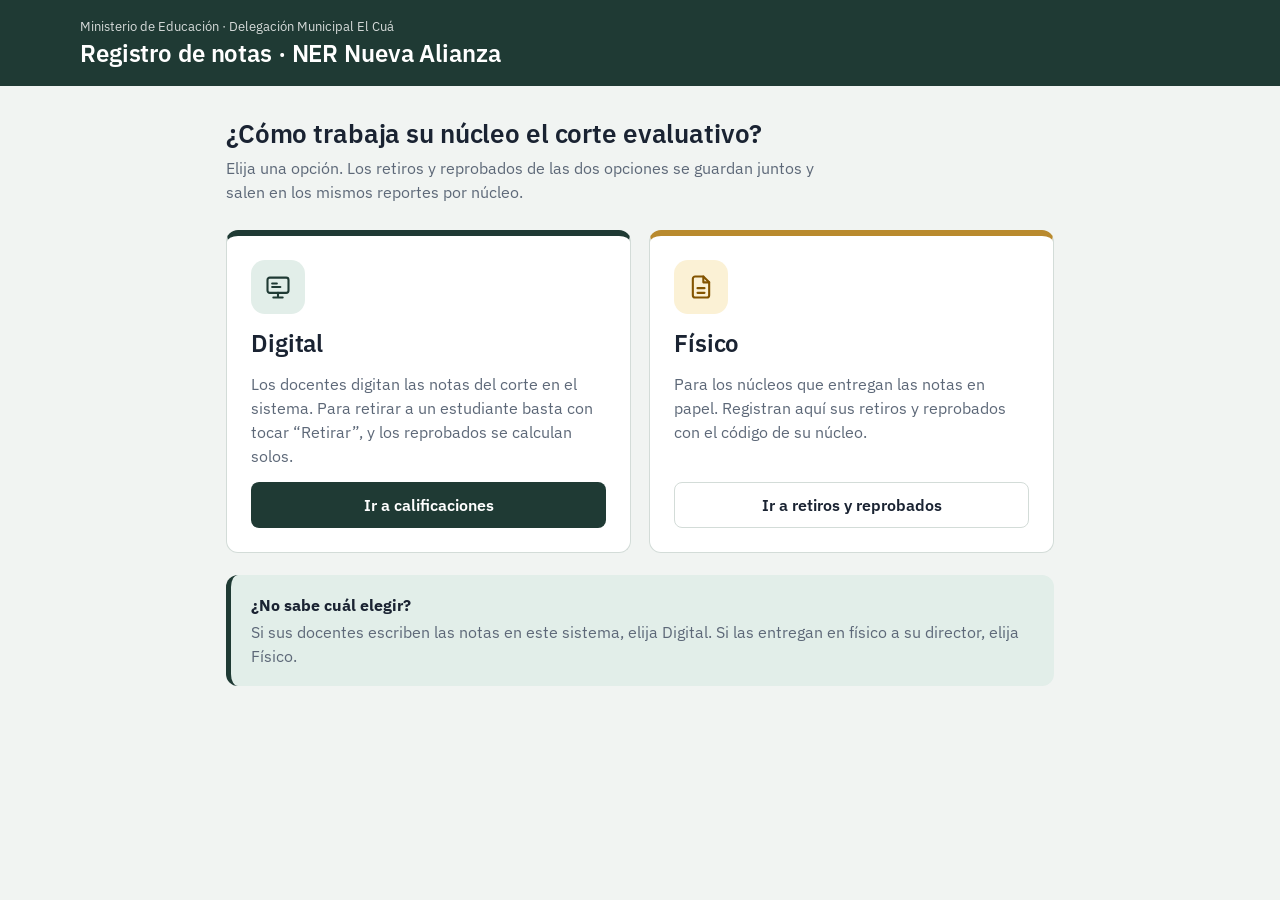
<file: index.html>
<!DOCTYPE html>
<html lang="es">
<head>
<meta charset="UTF-8">
<meta name="viewport" content="width=device-width, initial-scale=1, viewport-fit=cover">
<title>Registro de Notas · NER Nueva Alianza</title>
<link rel="preconnect" href="https://fonts.googleapis.com">
<link rel="preconnect" href="https://fonts.gstatic.com" crossorigin>
<link href="https://fonts.googleapis.com/css2?family=IBM+Plex+Mono:wght@500;600&family=IBM+Plex+Sans:wght@400;500;600;700&display=swap" rel="stylesheet">
<link rel="stylesheet" href="tema.css">
<style>
  main{max-width:860px; margin:0 auto; padding:32px 16px 60px;}
  h2.pregunta{margin:0 0 6px; font-size:1.6rem; font-weight:600;}
  .intro{margin:0 0 26px; color:var(--muted); max-width:60ch;}
  .opciones{display:grid; grid-template-columns:1fr 1fr; gap:18px;}
  a.op{display:flex; flex-direction:column; gap:14px; text-decoration:none; color:var(--text); background:var(--card); border:1.5px solid var(--border);
       border-top:6px solid var(--primary); border-radius:var(--radius); padding:24px; transition:border-color .15s ease, background .15s ease, transform .15s ease;}
  a.op:hover{border-color:var(--primary); background:var(--head);}
  a.op:active{transform:translateY(1px);}
  a.op.fisico{border-top-color:var(--gold);}
  .icono{width:54px; height:54px; border-radius:14px; display:grid; place-items:center; background:var(--primary-soft); color:var(--primary);}
  .fisico .icono{background:var(--warn-bg); color:var(--warn);}
  .icono svg{width:28px; height:28px;}
  a.op h3{margin:0; font-size:1.5rem; font-weight:600;}
  a.op p{margin:0; color:var(--muted); font-size:1rem; line-height:1.5; flex:1;}
  a.op .ir{display:inline-flex; align-items:center; justify-content:center; min-height:var(--toque); padding:10px 18px; border-radius:var(--radius-sm); background:var(--primary); color:var(--on-primary); font-weight:600;}
  a.op.fisico .ir{background:var(--card); color:var(--text); border:1.5px solid var(--border);}
  a.op.fisico:hover .ir{border-color:var(--primary);}
  .ayuda{margin-top:22px; padding:18px 20px; border-radius:var(--radius); background:var(--primary-soft); border-left:5px solid var(--primary);}
  .ayuda b{display:block; margin-bottom:4px;}
  .ayuda p{margin:0; color:var(--muted); font-size:.98rem;}
  @media (max-width:640px){ .opciones{grid-template-columns:1fr;} h2.pregunta{font-size:1.35rem;} }
</style>
</head>
<body>
<header class="banda">
  <div class="wrap">
    <div>
      <small>Ministerio de Educación · Delegación Municipal El Cuá</small>
      <h1>Registro de notas · NER Nueva Alianza</h1>
    </div>
  </div>
</header>

<main>
  <h2 class="pregunta">¿Cómo trabaja su núcleo el corte evaluativo?</h2>
  <p class="intro">Elija una opción. Los retiros y reprobados de las dos opciones se guardan juntos y salen en los mismos reportes por núcleo.</p>

  <div class="opciones">
    <a class="op digital" href="REGISTRO_NOTAS.html">
      <span class="icono"><svg viewBox="0 0 24 24" fill="none" stroke="currentColor" stroke-width="1.8" stroke-linecap="round" stroke-linejoin="round" aria-hidden="true"><rect x="3" y="4" width="18" height="13" rx="2"/><path d="M8 21h8M12 17v4"/><path d="M7 9h4M7 12h7"/></svg></span>
      <h3>Digital</h3>
      <p>Los docentes digitan las notas del corte en el sistema. Para retirar a un estudiante basta con tocar “Retirar”, y los reprobados se calculan solos.</p>
      <span class="ir">Ir a calificaciones</span>
    </a>
    <a class="op fisico" href="RETIROS_REPROBADOS.html">
      <span class="icono"><svg viewBox="0 0 24 24" fill="none" stroke="currentColor" stroke-width="1.8" stroke-linecap="round" stroke-linejoin="round" aria-hidden="true"><path d="M14 3H7a2 2 0 0 0-2 2v14a2 2 0 0 0 2 2h10a2 2 0 0 0 2-2V8z"/><path d="M14 3v5h5"/><path d="M9 13h6M9 17h6"/></svg></span>
      <h3>Físico</h3>
      <p>Para los núcleos que entregan las notas en papel. Registran aquí sus retiros y reprobados con el código de su núcleo.</p>
      <span class="ir">Ir a retiros y reprobados</span>
    </a>
  </div>

  <div class="ayuda">
    <b>¿No sabe cuál elegir?</b>
    <p>Si sus docentes escriben las notas en este sistema, elija Digital. Si las entregan en físico a su director, elija Físico.</p>
  </div>
</main>
</body>
</html>
</file>
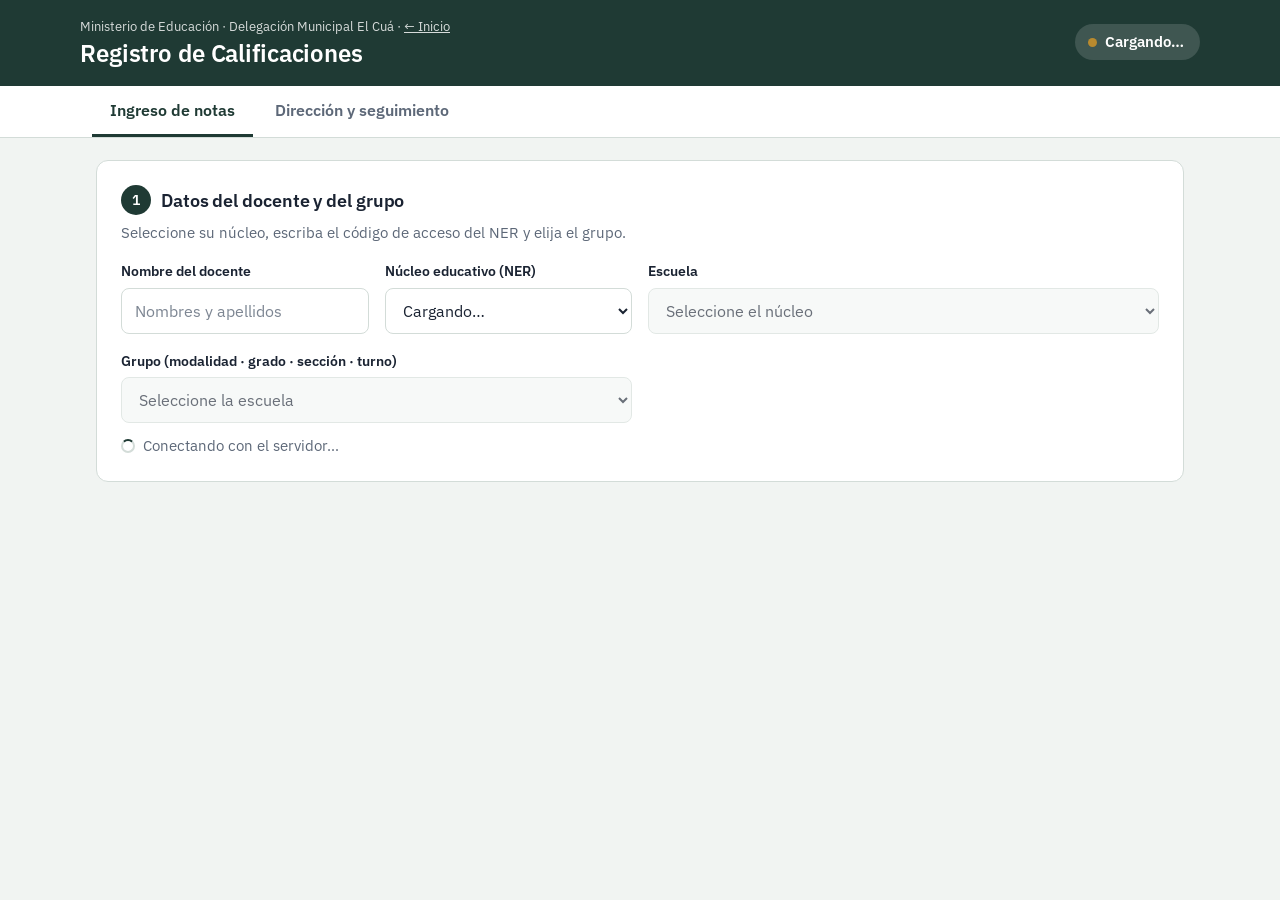
<file: REGISTRO_NOTAS.html>
<!DOCTYPE html>
<html lang="es">
<head>
<meta charset="UTF-8">
<meta name="viewport" content="width=device-width, initial-scale=1, viewport-fit=cover">
<title>Registro de Calificaciones</title>
<link rel="preconnect" href="https://fonts.googleapis.com">
<link rel="preconnect" href="https://fonts.gstatic.com" crossorigin>
<link href="https://fonts.googleapis.com/css2?family=IBM+Plex+Mono:wght@500;600&family=IBM+Plex+Sans:wght@400;500;600;700&display=swap" rel="stylesheet">
<link rel="stylesheet" href="tema.css">
<style>
  /* Los colores, botones, campos y tarjetas vienen de tema.css; aquí solo lo propio de esta página */
  nav.tabs{background:var(--card); border-bottom:1px solid var(--border); position:sticky; top:0; z-index:6;}
  nav.tabs .wrap{display:flex; gap:4px; padding:0 12px;}
  .tab{background:none; border:none; border-bottom:3px solid transparent; padding:12px 18px; min-height:var(--toque); font:inherit; font-size:1rem; font-weight:600;
       color:var(--muted); cursor:pointer; transition:color .15s ease, border-color .15s ease;}
  .tab:hover{color:var(--text);}
  .tab.on{color:var(--primary); border-bottom-color:var(--primary);}
  main{max-width:1120px; margin:0 auto; padding:22px 16px 80px;}
  .card-h{display:flex; justify-content:space-between; align-items:flex-start; gap:12px; flex-wrap:wrap; margin-bottom:16px;}
  .card h2{margin:0; font-size:1.15rem; font-weight:600; display:flex; align-items:center; gap:10px;}
  .paso{flex:none; display:inline-grid; place-items:center; width:30px; height:30px; border-radius:50%; background:var(--primary); color:var(--on-primary); font-size:.9rem; font-weight:600;}
  .sub{margin:6px 0 0; color:var(--muted); font-size:.95rem; max-width:70ch;}
  .grid{display:grid; grid-template-columns:repeat(auto-fit,minmax(230px,1fr)); gap:16px;}
  .span2, #boxEscuela{grid-column:span 2;}
  @media (max-width:640px){ .span2, #boxEscuela{grid-column:auto;} }
  .codigo{display:flex; gap:8px;}
  .codigo input{max-width:170px; font-family:var(--mono); letter-spacing:.2em; font-weight:600; text-align:center;}
  .info{margin-top:12px; font-size:.92rem; color:var(--muted); min-height:1em;}
  .barra-grupo{background:var(--primary-soft); border-left:4px solid var(--primary); border-radius:var(--radius-sm); padding:12px 16px; margin-bottom:14px; font-size:.98rem;}
  .barra-grupo b{font-weight:600;}

  /* Tabla de notas */
  .tablewrap{overflow-x:auto; -webkit-overflow-scrolling:touch; border:1px solid var(--border); border-radius:var(--radius-sm);}
  table.notas{width:100%; border-collapse:collapse; font-size:.9rem; table-layout:fixed;}
  table.notas col.c-n{width:42px;} table.notas col.c-name{width:250px;} table.notas col.c-g{width:78px;} table.notas col.c-p{width:70px;}
  table.notas thead th{background:var(--head); text-align:center; padding:10px 4px; border-bottom:1px solid var(--border); color:var(--muted);
    font-size:.74rem; font-weight:500; line-height:1.2; word-break:break-word; vertical-align:bottom;}
  table.notas thead th b{display:block; color:var(--text); font-size:.82rem; font-weight:700;}
  table.notas tbody td{padding:5px 4px; border-bottom:1px solid var(--line); text-align:center; vertical-align:middle; background:var(--card);}
  table.notas tbody tr:nth-child(even) td{background:var(--zebra);}
  table.notas tbody tr:hover td{background:var(--primary-soft);}
  .nombre-col{text-align:left !important; line-height:1.3; position:sticky; left:0; z-index:2; word-break:break-word; font-size:.9rem; font-weight:600; padding-left:8px !important;}
  .nombre-col span{color:var(--muted); font-weight:400;}
  thead th.nombre-col{z-index:3; text-align:left; background:var(--head) !important;}
  .num-col{color:var(--muted); font-size:.8rem; font-family:var(--mono);}
  .gi, .qs{display:block; width:100%; height:42px; margin:0; padding:0 2px; text-align:center; text-align-last:center; font-family:var(--mono); font-size:1rem; font-variant-numeric:tabular-nums;
    border:1.5px solid var(--border); border-radius:6px; background:var(--card); color:var(--text); -webkit-appearance:none; appearance:none; transition:border-color .15s ease, background .15s ease;}
  .gi:hover, .qs:hover{border-color:var(--primary);}
  .gi:focus, .qs:focus{outline:3px solid var(--primary-soft); outline-offset:0; border-color:var(--primary);}
  .gi.mod, .qs.mod{border-color:var(--gold); box-shadow:inset 0 -3px 0 var(--gold);}
  .gi.baja, .rv.baja{color:var(--danger); font-weight:700;}
  .gi.baja{background:var(--danger-bg); border-color:var(--danger);}
  .rv{display:inline-block; min-width:30px; font-family:var(--mono); font-weight:600;}
  .prom{font-family:var(--mono); font-weight:700;} .prom.baja{color:var(--danger);}
  .leyenda{display:flex; gap:18px; flex-wrap:wrap; font-size:.88rem; color:var(--muted); margin:0 0 12px;}
  .leyenda i{display:inline-block; width:16px; height:12px; border-radius:3px; vertical-align:-1px; margin-right:6px; border:1px solid var(--border);}
  @media (max-width:640px){
    .gi, .qs{font-size:16px; height:46px;}
    main{padding:14px 10px 70px;}
  }
  @media (max-width:600px){
    table.notas, table.notas thead, table.notas tbody, table.notas tr, table.notas td{display:block; width:auto;}
    table.notas col{display:none;}
    table.notas thead{position:absolute; left:-9999px; top:-9999px;}
    .tablewrap{border:none; overflow:visible;}
    table.notas tbody tr{border:1px solid var(--border); border-radius:var(--radius-sm); padding:12px 14px; margin-bottom:12px; background:var(--card);}
    table.notas tbody tr td{background:transparent !important;}
    table.notas tbody td{display:flex; justify-content:space-between; align-items:center; gap:10px; border:none; padding:6px 0; text-align:right;}
    table.notas tbody td::before{content:attr(data-label); font-weight:600; color:var(--muted); font-size:.85rem; text-align:left;}
    .nombre-col{position:static; padding:0 0 10px !important; margin-bottom:6px; border-bottom:1px solid var(--line) !important; font-size:1rem; display:block !important;}
    .nombre-col::before, .num-col{display:none !important;}
    .gi, .qs{width:130px;}
  }

  /* Barra de guardado: queda a la vista mientras se digita */
  .acciones{display:flex; justify-content:space-between; align-items:center; gap:12px; flex-wrap:wrap; position:sticky; bottom:0; z-index:5;
    margin:18px -24px 0; padding:14px 24px calc(14px + env(safe-area-inset-bottom,0px)); background:var(--card); border-top:1px solid var(--border);
    box-shadow:0 -8px 18px rgba(0,0,0,.06);}
  @media (max-width:640px){ .acciones{margin:16px -16px 0; padding:12px 16px calc(12px + env(safe-area-inset-bottom,0px));} .acciones .btn{flex:1;} }
  .fila{display:flex; gap:8px; flex-wrap:wrap; align-items:center;}
  .stats{display:grid; grid-template-columns:repeat(auto-fit,minmax(190px,1fr)); gap:12px; margin:18px 0;}
  .stat{background:var(--head); border:1px solid var(--border); border-left:4px solid var(--primary); border-radius:var(--radius-sm); padding:14px 16px;}
  .stat b{display:block; font-family:var(--mono); font-size:1.7rem; font-weight:600; line-height:1.15;}
  .stat span{font-size:.9rem; color:var(--muted);}
  .stat.clic{cursor:pointer; transition:border-color .15s ease;} .stat.clic:hover{border-color:var(--gold);}
  .stat.alerta{border-left-color:var(--gold);} .stat.alerta b{color:var(--warn);}
  .empty{padding:32px 12px; text-align:center; color:var(--muted); font-size:.98rem;}
  .spin{display:inline-block; width:14px; height:14px; border:2px solid var(--border); border-top-color:var(--primary); border-radius:50%;
    animation:g .7s linear infinite; vertical-align:-2px; margin-right:8px;}
  @keyframes g{to{transform:rotate(360deg)}}
  .lista{overflow-x:auto; border:1px solid var(--border); border-radius:var(--radius-sm); margin-top:12px;}
  .lista table{width:100%; border-collapse:collapse; font-size:.92rem;}
  .lista th{background:var(--head); text-align:left; padding:11px 12px; border-bottom:1px solid var(--border); color:var(--muted); font-size:.85rem; font-weight:600; white-space:nowrap;}
  .lista td{padding:12px; border-bottom:1px solid var(--line); vertical-align:middle;}
  .lista tr.clic{cursor:pointer;} .lista tr.clic:hover td{background:var(--primary-soft);}
  .bar{height:8px; background:var(--line); border-radius:4px; overflow:hidden; min-width:100px;}
  .bar i{display:block; height:100%; background:var(--primary); border-radius:4px;}
  .chip{font-size:.8rem; font-weight:600; padding:3px 10px; border-radius:999px; white-space:nowrap; border:1px solid;}
  .chip.ok{color:var(--ok); background:var(--ok-bg); border-color:transparent;}
  .chip.pend{color:var(--muted); border-color:var(--border);}
  .check{display:flex; align-items:center; gap:8px; font-size:.95rem; color:var(--muted); font-weight:500; margin:0;}
  .check input{width:20px; height:20px; min-height:0; accent-color:var(--primary);}
  .tag{font-style:normal; font-size:.74rem; font-weight:700; color:var(--warn); background:var(--warn-bg); border-radius:999px; padding:2px 8px; margin-left:6px; white-space:nowrap;}
  .lnk{background:none; border:none; color:var(--danger); font-size:.82rem; cursor:pointer; padding:0 0 0 6px; text-decoration:underline; font-family:inherit;}
  table.notas tbody tr.ag td{background:var(--warn-bg) !important;}
  table.notas tbody tr.ret td{background:var(--head) !important; color:var(--muted);}
  table.notas tbody tr.ret .nombre-col{text-decoration:line-through; text-decoration-color:var(--muted);}
  .tag.ret{color:var(--muted); background:var(--line); text-decoration:none; display:inline-block;}
  .lnk.ret{color:var(--primary);}
  .chip.gris{color:var(--muted); background:var(--line); border-color:transparent;}
  .chip.warn{color:var(--warn); background:var(--warn-bg); border-color:transparent;}
  .sub-h{margin:18px 0 6px; font-size:1rem; font-weight:600;}
  .agregar{margin-top:18px; border-top:1px solid var(--line); padding-top:16px;}
  .form-agregar{margin-top:12px; border:1px solid var(--border); border-radius:var(--radius-sm); padding:16px; background:var(--head);}
  .form-agregar .grid{grid-template-columns:repeat(auto-fit,minmax(170px,1fr));}
</style>
</head>
<body>
<div class="banda">
  <div class="wrap">
    <div>
      <small>Ministerio de Educación · Delegación Municipal El Cuá · <a href="index.html" style="color:inherit">← Inicio</a></small>
      <h1>Registro de Calificaciones</h1>
    </div>
    <div class="corte" id="corteBadge">Cargando…</div>
  </div>
</div>
<nav class="tabs">
  <div class="wrap">
    <button class="tab on" data-vista="docente">Ingreso de notas</button>
    <button class="tab" data-vista="direccion">Dirección y seguimiento</button>
  </div>
</nav>

<main>
  <!-- ================= DOCENTE ================= -->
  <section id="vistaDocente">
    <div class="card">
      <div class="card-h"><div><h2><span class="paso">1</span>Datos del docente y del grupo</h2>
        <p class="sub" id="subtitulo">Seleccione su núcleo, escriba el código de acceso del NER y elija el grupo.</p></div></div>
      <div class="grid">
        <div>
          <label for="docente">Nombre del docente</label>
          <input type="text" id="docente" placeholder="Nombres y apellidos" autocomplete="name">
        </div>
        <div>
          <label for="nucleo">Núcleo educativo (NER)</label>
          <select id="nucleo"><option value="">Cargando…</option></select>
        </div>
        <div id="boxCodigo" hidden>
          <label for="codigo">Código de acceso del NER</label>
          <div class="codigo">
            <input type="password" id="codigo" inputmode="numeric" autocomplete="off" maxlength="12">
            <button class="btn" id="btnCodigo">Entrar</button>
          </div>
        </div>
        <div id="boxEscuela">
          <label for="escuela">Escuela</label>
          <select id="escuela" disabled><option value="">Seleccione el núcleo</option></select>
        </div>
        <div class="span2">
          <label for="grupo">Grupo (modalidad · grado · sección · turno)</label>
          <select id="grupo" disabled><option value="">Seleccione la escuela</option></select>
        </div>
      </div>
      <div class="info" id="loadmsg"></div>
    </div>

    <div class="card" id="tablaCard" hidden>
      <div class="card-h"><div><h2><span class="paso">2</span>Calificaciones</h2>
        <p class="sub">Puede volver a este grupo y modificar las notas cuando lo necesite. Solo se guardan las casillas que usted cambie.</p></div></div>
      <div class="msg warn" id="avisoCerrado" hidden>El registro de notas de este NER está cerrado. Puede ver las notas, pero no modificarlas. Para cambiar algo, comuníquese con estadística municipal.</div>
      <div class="barra-grupo" id="resumenGrupo"></div>
      <div class="leyenda"><span><i style="border-color:var(--warn);box-shadow:inset 0 -2px 0 var(--warn)"></i>Cambio sin guardar</span><span><i style="background:var(--danger-bg);border-color:var(--danger)"></i>Nota menor a 60</span><span><i style="background:var(--warn-bg)"></i>Estudiante agregado (no está en el padrón)</span><span><i style="background:var(--line)"></i>Retirado</span><span>Enter: pasar al siguiente estudiante</span></div>
      <div id="tablaDocente"></div>
      <div class="acciones">
        <span class="muted" id="statusText"></span>
        <div class="fila"><button class="btn sec" id="btnPdf">Descargar PDF</button><button class="btn" id="btnGuardar">Guardar notas</button></div>
      </div>
      <div id="saveMsg"></div>
      <div class="form-agregar" id="formRetiro" hidden>
        <h2 style="font-size:.95rem;margin:0 0 4px;">Retirar estudiante: <span id="retNombre"></span></h2>
        <p class="sub" style="margin:0 0 12px;">Solo se puede retirar a estudiantes sin notas en este corte. El retiro queda registrado para estadística con la fecha y hora del sistema.</p>
        <div class="grid">
          <div><label for="retCausa">Causa de retiro *</label><select id="retCausa"></select></div>
          <div><label for="retFecha">Fecha de retiro *</label><input type="date" id="retFecha"></div>
          <div><label>Fecha y hora de registro</label><input type="text" id="retAhora" disabled></div>
        </div>
        <div class="fila" style="margin-top:12px;">
          <button class="btn sm" id="btnConfirmarRetiro">Confirmar retiro</button>
          <button class="btn sec sm" id="btnCancelarRetiro">Cancelar</button>
        </div>
        <div id="retiroMsg"></div>
      </div>
      <div class="agregar">
        <button class="btn sec sm" id="btnMostrarAgregar">Agregar estudiante que no aparece en la lista</button>
        <div class="form-agregar" id="formAgregar" hidden>
          <p class="sub" style="margin:0 0 12px;">Use esta opción solo si el estudiante asiste a este grupo y no aparece en el padrón. No necesita código de persona: estadística lo anota al imprimir. Se guarda de inmediato y luego puede digitar sus notas en la tabla.</p>
          <div class="grid">
            <div><label for="nN1">Nombre 1 *</label><input type="text" id="nN1" autocomplete="off"></div>
            <div><label for="nN2">Nombre 2</label><input type="text" id="nN2" autocomplete="off"></div>
            <div><label for="nA1">Apellido 1 *</label><input type="text" id="nA1" autocomplete="off"></div>
            <div><label for="nA2">Apellido 2</label><input type="text" id="nA2" autocomplete="off"></div>
          </div>
          <div class="fila" style="margin-top:12px;">
            <button class="btn sm" id="btnAgregar">Agregar al grupo</button>
            <button class="btn sec sm" id="btnCancelarAgregar">Cancelar</button>
          </div>
          <div id="agregarMsg"></div>
        </div>
      </div>
    </div>
  </section>

  <!-- ================= DIRECCIÓN ================= -->
  <section id="vistaDireccion" hidden>
    <div class="card" id="loginCard">
      <div class="card-h"><div><h2>Acceso de dirección y estadística</h2>
        <p class="sub">Cada director consulta el avance y las notas de las escuelas de su núcleo.</p></div></div>
      <div class="grid" style="max-width:460px;">
        <div><label for="adminUser">Usuario</label><input type="text" id="adminUser" autocomplete="username" autocapitalize="none"></div>
        <div><label for="adminPass">Contraseña</label><input type="password" id="adminPass" autocomplete="current-password"></div>
      </div>
      <div class="fila" style="margin-top:14px;">
        <button class="btn" id="btnLogin">Entrar</button>
        <span class="muted" id="loginMsg"></span>
      </div>
    </div>

    <div id="panel" hidden>
      <div class="card">
        <div class="card-h">
          <div><h2 id="panelTitulo">Avance de digitación</h2><p class="sub" id="panelSub"></p></div>
          <div class="fila">
            <button class="btn sec sm" id="btnPermisos" hidden>Periodo y permisos</button>
            <button class="btn sec sm" id="btnClaves" hidden>Claves de los NER</button>
            <button class="btn sec sm" id="btnRefrescar">Actualizar</button>
            <button class="btn sec sm" id="btnLogout">Cerrar sesión</button>
          </div>
        </div>
        <div class="grid">
          <div><label for="fAnio">Año</label>
            <select id="fAnio"><option value="2026">2026</option><option value="2027">2027</option><option value="2028">2028</option></select></div>
          <div><label for="fCorte">Corte</label>
            <select id="fCorte"><option value="I">I Corte</option><option value="II">II Corte</option><option value="III">III Corte</option><option value="IV">IV Corte</option></select></div>
          <div><label for="fNucleo">Núcleo</label><select id="fNucleo"></select></div>
          <div><label for="fEscuela">Escuela</label><select id="fEscuela"></select></div>
        </div>
        <div class="stats" id="stats"></div>
        <div class="fila">
          <button class="btn" id="btnPadron">Descargar notas (Excel)</button>
          <label class="check"><input type="checkbox" id="chkPendientes"> Incluir grupos pendientes en blanco</label>
          <span class="muted" id="exportMsg"></span>
        </div>
        <div class="lista" id="listaPanel"><p class="empty">Cargando…</p></div>
      </div>

      <div class="card" id="agregadosCard" hidden>
        <div class="card-h">
          <div><h2>Estudiantes agregados por docentes</h2><p class="sub">No aparecen en el padrón oficial. Verifique cada caso y, si corresponde, actualice el padrón en el SIGEE.</p></div>
          <button class="btn sec sm" id="btnCerrarAg">Cerrar</button>
        </div>
        <div class="lista" id="listaAgregados"></div>
      </div>

      <div class="card" id="retiradosCard" hidden>
        <div class="card-h">
          <div><h2>Estudiantes retirados</h2><p class="sub">Incluye los retiros registrados en esta página y, si está conectada, en la página de retiros.</p></div>
          <button class="btn sec sm" id="btnCerrarRet">Cerrar</button>
        </div>
        <div class="lista" id="listaRetirados"></div>
      </div>

      <div class="card" id="permisosCard" hidden>
        <div class="card-h">
          <div><h2>Periodo de trabajo y permisos</h2><p class="sub">Elija el corte y el año que van a digitar los docentes, y quién puede registrar notas. Al bloquear un NER, sus docentes pueden ver sus notas pero ya no modificarlas.</p></div>
          <button class="btn sec sm" id="btnCerrarPermisos">Cerrar</button>
        </div>
        <h3 class="sub-h">Corte y año de trabajo</h3>
        <p class="muted" id="periodoActual"></p>
        <div class="fila">
          <div><label for="pCorte">Corte</label><select id="pCorte"><option value="I">I Corte</option><option value="II">II Corte</option><option value="III">III Corte</option><option value="IV">IV Corte</option></select></div>
          <div><label for="pAnio">Año</label><select id="pAnio"><option value="2026">2026</option><option value="2027">2027</option><option value="2028">2028</option></select></div>
          <div style="align-self:flex-end"><button class="btn" id="btnActivar">Activar este periodo</button></div>
        </div>
        <div id="periodoMsg"></div>
        <h3 class="sub-h">Quién puede registrar notas</h3>
        <div class="fila"><button class="btn sec sm" id="btnAbrirTodos">Permitir a todos los NER</button><button class="btn sec sm" id="btnBloquearTodos">Bloquear a todos los NER</button></div>
        <div class="lista" id="listaPermisos"></div>
      </div>

      <div class="card" id="clavesCard" hidden>
        <div class="card-h">
          <div><h2>Claves de los NER</h2><p class="sub">Cada NER tiene una sola clave: la usan sus docentes para digitar notas y su director para ver el avance. Al cambiarla, las dos entradas usan la nueva (puede tardar hasta 30 segundos). Entre 4 y 20 letras o números, sin espacios.</p></div>
          <button class="btn sec sm" id="btnCerrarClaves">Cerrar</button>
        </div>
        <div class="lista" id="listaClaves"></div>
      </div>

      <div class="card" id="detalleCard" hidden>
        <div class="card-h">
          <div><h2 id="detalleTitulo"></h2><p class="sub" id="detalleResumen"></p></div>
          <div class="fila" id="detalleBotones"></div>
        </div>
        <div id="tablaDetalle"></div>
        <div id="detalleMsg"></div>
      </div>
    </div>
  </section>
</main>

<script>
(function(){
'use strict';
// ============================================================
//  URL del Apps Script (Implementar > Aplicación web, termina en /exec)
// ============================================================
const API_URL = 'https://yujtvrmgppjbzafckqml.supabase.co/functions/v1/api';
const NER_PROYECTO = 'NUEVA ALIANZA';

// ============================================================
//  Utilidades
// ============================================================
const el = id => document.getElementById(id);
const esc = s => String(s == null ? '' : s).replace(/[&<>"']/g, c => ({'&':'&amp;','<':'&lt;','>':'&gt;','"':'&quot;',"'":'&#39;'}[c]));
const norm = s => String(s || '').normalize('NFD').replace(/[̀-ͯ]/g, '').toUpperCase().trim();
const spin = t => `<span class="spin"></span>${esc(t)}`;
const fechaTxt = ms => ms ? new Date(ms).toLocaleString('es-NI', {day:'2-digit', month:'2-digit', year:'numeric', hour:'2-digit', minute:'2-digit'}) : '';
const LS = {
  get(k){ try{ return JSON.parse(localStorage.getItem(k)); }catch(e){ return null; } },
  set(k, v){
    try{ localStorage.setItem(k, JSON.stringify(v)); }
    catch(e){
      try{ Object.keys(localStorage).filter(x => x.indexOf('rdc_esc_') === 0).forEach(x => localStorage.removeItem(x));
           localStorage.setItem(k, JSON.stringify(v)); }catch(e2){}
    }
  },
  del(k){ try{ localStorage.removeItem(k); }catch(e){} }
};
const SS = {
  get(k){ try{ return JSON.parse(sessionStorage.getItem(k)); }catch(e){ return null; } },
  set(k, v){ try{ sessionStorage.setItem(k, JSON.stringify(v)); }catch(e){} },
  del(k){ try{ sessionStorage.removeItem(k); }catch(e){} }
};

async function api(action, payload, intentos){
  intentos = intentos == null ? 1 : intentos;
  let res;
  try{
    res = await fetch(API_URL, {method:'POST', headers:{'Content-Type':'text/plain;charset=utf-8'},
      body: JSON.stringify(Object.assign({action}, payload || {}))});
  }catch(e){
    if (intentos > 0){ await new Promise(r => setTimeout(r, 1200)); return api(action, payload, intentos - 1); }
    throw new Error('Sin conexión a internet o el servidor no responde.');
  }
  const data = await res.json();
  if (data && data.error) throw new Error(data.error);
  return data;
}

function idGrupo(estab, prog, mod, niv, sec, turno){
  return [estab, prog, mod, niv, sec, turno].join('_').toLowerCase()
    .normalize('NFD').replace(/[̀-ͯ]/g, '').replace(/[^a-z0-9]+/g, '-').replace(/(^-|-$)/g, '');
}
function setOptions(sel, items, placeholder){
  sel.innerHTML = (placeholder != null ? `<option value="">${esc(placeholder)}</option>` : '') +
    items.map(o => `<option value="${esc(o.value)}">${esc(o.label)}</option>`).join('');
}

// ============================================================
//  Plan de estudios (CLASES_ACTUALIZADAS.xlsx)
//  I semestre = I y II corte · II semestre = III y IV corte
//  col = columna del padrón impreso donde se escribe la asignatura
// ============================================================
const MATERIAS = {
  MAT:{l:'Matemática', x:'MAT'}, LYL:{l:'Lengua y Literatura', x:'LYL'}, INGLES:{l:'Inglés', x:'INGLES'},
  EEFF:{l:'Educación Física', x:'EEFF', q:1},
  AEP:{l:'Aprender, Emprender, Prosperar', x:'AEP', q:1}, CMM:{l:'Conociendo mi Mundo', x:'CMM', q:1},
  CCNN:{l:'Ciencias Naturales', x:'CCNN'}, CCSS:{l:'Ciencias Sociales', x:'CCSS'},
  QUIMICA:{l:'Química', x:'QUIMICA'}, FISICA:{l:'Física', x:'FISICA'}, BIOLOGIA:{l:'Biología', x:'BIOLOGIA'},
  HIST:{l:'Historia', x:'HIST'}, GEOGRAFIA:{l:'Geografía', x:'GEOGRAFIA'}, SOCIOLOGIA:{l:'Sociología', x:'SOCIOLOGIA'},
  ECONOMIA:{l:'Economía', x:'ECONOMIA'}, FILO:{l:'Filosofía', x:'FILO'}, VP:{l:'Vocación Productiva', x:'VP', q:1},
  TAC:{l:'Talleres de Arte y Cultura', x:'TAC', q:1}, CV:{l:'Creciendo en Valores', x:'CV', q:1},
  DDM:{l:'Derechos y Dignidad de las Mujeres', x:'DDM', q:1}, EMPPROS:{l:'Emprendo y Prospero', x:'EMP Y PROS'},
  AFPT:{l:'AFTP', x:'AFTP'}, MEDAMB:{l:'Medio Ambiente', x:'MED AMB'},
  VAL:{l:'Valoración de los Aprendizajes', x:'VAL. APRENDI', q:1},
  // Bachillerato comunitario de JyA
  GEONIC:{l:'Geografía de Nicaragua', x:'GEO NIC', col:'GEOGRAFIA'}, HISNIC:{l:'Historia de Nicaragua', x:'HIST NIC', col:'HIST'},
  QUIMINO:{l:'Química Inorgánica', x:'QUIM INORG', col:'QUIMICA'}, GEOCONT:{l:'Geografía de los Continentes', x:'GEO CONT', col:'GEOGRAFIA'},
  HISUNIV:{l:'Historia Universal', x:'HIST UNIV', col:'HIST'}, QUIMORG:{l:'Química Orgánica', x:'QUIM ORG', col:'QUIMICA'},
  FIS1:{l:'Física I', x:'FISICA I', col:'FISICA'}, FIS2:{l:'Física II', x:'FISICA II', col:'FISICA'},
  FILOSOC:{l:'Filosofía y Sociología', x:'FILO Y SOC', col:'FILO'}
};
const W = s => s.split(' ');
const IGUAL = s => [W(s), W(s)];
const PLAN_ENCUENTRO = {
  SEPTIMO:[W('MAT LYL INGLES CCSS DDM EMPPROS'), W('MAT LYL CCNN CCSS DDM EMPPROS')],
  OCTAVO: [W('MAT LYL CCNN CCSS DDM EMPPROS'),   W('MAT LYL INGLES CCSS DDM EMPPROS')],
  NOVENO: [W('MAT LYL INGLES CCSS DDM EMPPROS'), W('MAT LYL CCNN CCSS DDM EMPPROS')],
  DECIMO: [W('MAT LYL CCSS QUIMICA DDM EMPPROS'), W('MAT LYL INGLES FISICA DDM EMPPROS')],
  UNDECIMO:[W('MAT LYL INGLES BIOLOGIA DDM EMPPROS'), W('MAT LYL CCSS FISICA DDM EMPPROS')]
};
const CAMPO_BASICA = [W('MAT LYL INGLES CCNN GEOGRAFIA VP TAC DDM'), W('MAT LYL INGLES HIST VP TAC DDM')];
const PLAN_CAMPO = {
  SEPTIMO:CAMPO_BASICA, OCTAVO:CAMPO_BASICA, NOVENO:CAMPO_BASICA,
  DECIMO:  [W('MAT LYL INGLES QUIMICA GEOGRAFIA VP DDM'),  W('MAT LYL INGLES FISICA ECONOMIA VP DDM')],
  UNDECIMO:[W('MAT LYL INGLES BIOLOGIA SOCIOLOGIA VP DDM'), W('MAT LYL INGLES FISICA FILO VP DDM')]
};
const PLAN_REGULAR = {
  SEPTIMO:IGUAL('MAT LYL INGLES EEFF AEP CCNN CCSS TAC CV DDM'),
  OCTAVO: IGUAL('MAT LYL INGLES EEFF AEP CCNN CCSS TAC CV DDM'),
  NOVENO: IGUAL('MAT LYL INGLES EEFF AEP CCNN CCSS TAC CV DDM'),
  DECIMO: IGUAL('MAT LYL INGLES EEFF AEP CCSS QUIMICA FISICA CV DDM'),
  UNDECIMO:IGUAL('MAT LYL INGLES EEFF AEP CCSS FISICA BIOLOGIA CV DDM')
};
const PRIM_BASICA = 'MAT LYL INGLES EEFF AEP CCNN CCSS TAC CV DDM';
const PLAN_PRIMARIA = {
  PRIMERO:[W('MAT LYL INGLES EEFF AEP TAC CV DDM'), W('MAT LYL INGLES EEFF AEP CMM TAC CV DDM')],
  SEGUNDO:IGUAL('MAT LYL INGLES EEFF AEP CMM TAC CV DDM'),
  TERCERO:IGUAL(PRIM_BASICA), CUARTO:IGUAL(PRIM_BASICA), QUINTO:IGUAL(PRIM_BASICA), SEXTO:IGUAL(PRIM_BASICA),
  'III CICLO':IGUAL(PRIM_BASICA)                        // Primaria extraedad
};
const PLAN_COMUNITARIA = [W('MAT LYL CCNN DDM'), W('MAT LYL CCSS AFPT DDM')];   // I y II ciclo, y alfabetización
const PLAN_III_CICLO = {'GRUPO A':IGUAL('MAT LYL INGLES DDM'), 'GRUPO B':IGUAL('MAT LYL CCNN CCSS')};
const PLAN_IV_CICLO  = {'GRUPO A':IGUAL('MAT LYL INGLES DDM'), 'GRUPO B':IGUAL('MAT LYL QUIMICA FISICA BIOLOGIA ECONOMIA SOCIOLOGIA FILO')};
const PLAN_BACH = {
  '1ERO':[W('MAT LYL GEONIC CCNN INGLES DDM'), W('MAT LYL HISNIC QUIMINO INGLES DDM')],
  '2DO': [W('MAT LYL GEOCONT QUIMORG INGLES DDM'), W('MAT LYL HISUNIV FIS1 INGLES')],
  '3ERO':[W('MAT LYL GEOGRAFIA FIS2 INGLES'), W('MAT LYL FILOSOC BIOLOGIA INGLES')]
};
const NIV_BACH = {'1RO':'1ERO','1ERO':'1ERO','PRIMERO':'1ERO','2DO':'2DO','SEGUNDO':'2DO','3RO':'3ERO','3ERO':'3ERO','TERCERO':'3ERO'};

const ESCALA = ['AI','AF','AS','AA'];        // Aprendizaje Iniciado / en Formación / Satisfactorio / Avanzado
const ESCALA_PRE = ['AP','AA'];              // Aprendizaje en Proceso / Alcanzado

function tipoDe(mod){
  const m = norm(mod);
  if (m.indexOf('PREESCOLAR') >= 0 || m === 'EDUCACION TEMPRANA') return 'PRE';
  if (m === 'PRIMARIA COMUNITARIA JYA' || m === 'ALFABETIZACION') return 'COM';
  if (m.indexOf('PRIM') === 0) return 'PRIM';
  return 'SEC';
}
function esCuali(code, tipo, niv){
  if (tipo === 'PRE') return true;
  if (tipo === 'PRIM' && ['PRIMERO','SEGUNDO'].indexOf(norm(niv)) >= 0) return true;
  return !!(MATERIAS[code] && MATERIAS[code].q);
}
function planDe(mod, niv, corte){
  const tipo = tipoDe(mod), m = norm(mod), n = norm(niv);
  const sem = (corte === 'I' || corte === 'II') ? 0 : 1;
  let par;
  if (tipo === 'PRE') par = IGUAL('VAL');
  else if (tipo === 'COM') par = PLAN_COMUNITARIA;
  else if (tipo === 'PRIM') par = PLAN_PRIMARIA[n] || IGUAL(PRIM_BASICA);
  else if (m === 'III CICLO') par = PLAN_III_CICLO[n] || PLAN_III_CICLO['GRUPO A'];
  else if (m === 'IV CICLO') par = PLAN_IV_CICLO[n] || PLAN_IV_CICLO['GRUPO A'];
  else if (m === 'BACHILLERATO COMUNITARIO DE JYA') par = PLAN_BACH[NIV_BACH[n]] || PLAN_BACH['3ERO'];
  else if (m === 'SECUNDARIA EN EL CAMPO') par = PLAN_CAMPO[n] || PLAN_CAMPO.SEPTIMO;
  else if (m === 'SECUNDARIA REGULAR') par = PLAN_REGULAR[n] || PLAN_REGULAR.SEPTIMO;
  else par = PLAN_ENCUENTRO[n] || PLAN_ENCUENTRO.SEPTIMO;
  return planDeCodigos(par[sem], mod, niv);
}
function planDeCodigos(codes, mod, niv){
  const tipo = tipoDe(mod);
  const materias = codes.map(c => ({code:c, l:(MATERIAS[c] || {l:c}).l, x:(MATERIAS[c] || {x:c}).x, q:esCuali(c, tipo, niv)}));
  return {tipo, materias, escala: tipo === 'PRE' ? ESCALA_PRE : ESCALA, prom: materias.some(s => !s.q)};
}

const ORD_PROG = ['EDUCACION INICIAL','PRIMARIA','SECUNDARIA','EDUCACION ESPECIAL','ALFABETIZACION'];
const ORD_NIV = ['PRIMERO','SEGUNDO','TERCERO','CUARTO','QUINTO','SEXTO','I CICLO','II CICLO','III CICLO','SEPTIMO','OCTAVO','NOVENO','DECIMO','UNDECIMO','GRUPO A','GRUPO B','1ERO','1RO','2DO','3ERO','3RO','SIN NIVEL'];
const ORD_TURNO = ['MATUTINO','VESPERTINO','NOCTURNO','SABATINO','DOMINICAL'];
const idxOr = (arr, v) => { const i = arr.indexOf(norm(v)); return i < 0 ? 99 : i; };
function cmpGrupo(a, b){
  return idxOr(ORD_PROG, a.programa) - idxOr(ORD_PROG, b.programa) || String(a.modalidad).localeCompare(b.modalidad)
    || idxOr(ORD_NIV, a.nivel) - idxOr(ORD_NIV, b.nivel) || String(a.seccion).localeCompare(b.seccion)
    || idxOr(ORD_TURNO, a.turno) - idxOr(ORD_TURNO, b.turno);
}
// Orden alfabético por nombre: primer nombre, segundo nombre, apellidos
const claveEst = s => norm([s.n1, s.n2, s.a1, s.a2].join(' '));
const cmpEst = (a, b) => claveEst(a).localeCompare(claveEst(b), 'es');
const apellidos = s => [s.a1, s.a2].filter(Boolean).join(' ');
const nombres = s => [s.n1, s.n2].filter(Boolean).join(' ');
const grupoTxt = g => `${g.modalidad} · ${g.nivel} "${g.seccion}" · ${g.turno}`;

// ============================================================
//  Tabla de notas
// ============================================================
function promedio(plan, vals){
  const nums = plan.materias.filter(s => !s.q).map(s => parseFloat(vals[s.code])).filter(n => !isNaN(n));
  return nums.length ? Math.round(nums.reduce((a, b) => a + b, 0) / nums.length * 10) / 10 : '';
}

/** valores: {cp:{code:val}} (se modifica) · tocados: {cp:{code:val}} casillas cambiadas */
function renderNotas(cont, plan, estudiantes, valores, editable, onChange, tocados){
  const subs = plan.materias;
  tocados = tocados || {};
  let h = '<div class="tablewrap"><table class="notas"><colgroup><col class="c-n"><col class="c-name">' +
    '<col class="c-g">'.repeat(subs.length) + (plan.prom ? '<col class="c-p">' : '') + '</colgroup><thead><tr>' +
    '<th class="num-col">N.º</th><th class="nombre-col">Estudiante<br><span>Nombres y apellidos</span></th>' +
    subs.map(s => `<th title="${esc(s.l)}"><b>${esc(s.x === 'VAL. APRENDI' ? 'VAL' : s.x)}</b>${esc(s.l === s.x ? '' : s.l)}</th>`).join('') +
    (plan.prom ? '<th><b>PROM.</b></th>' : '') + '</tr></thead><tbody>';
  const opts = ['<option value="">—</option>'].concat(plan.escala.map(o => `<option>${o}</option>`)).join('');
  estudiantes.forEach((s, i) => {
    const v = valores[s.cp] || (valores[s.cp] = {});
    const t = tocados[s.cp] || {};
    const sinNotas = subs.every(sub => v[sub.code] == null || v[sub.code] === '');
    h += `<tr class="${s.ag ? 'ag' : ''}${s.ret ? ' ret' : ''}"><td class="num-col">${i + 1}</td><td class="nombre-col">${esc(nombres(s))} <span>${esc(apellidos(s))}</span>` +
      (s.ag ? `<em class="tag" title="Agregado por el docente; no está en el padrón">Agregado ${esc(cpAgregado(s.cp))}</em>${editable && onChange ? `<button class="lnk" data-quitar="${esc(s.cp)}">Quitar</button>` : ''}` : '') +
      (s.ret ? `<br><em class="tag ret">Retirado · ${esc(s.ret[0])} · ${esc(s.ret[1])}</em>` : '') +
      (!s.ret && !s.ag && editable && onChange ? `<button class="lnk ret" data-retirar="${esc(s.cp)}"${sinNotas ? '' : ' hidden'}>Retirar</button>` : '') + '</td>';
    if (s.ret){
      h += subs.map(sub => `<td data-label="${esc(sub.l)}"><span class="rv">—</span></td>`).join('') + (plan.prom ? '<td data-label="Promedio"></td>' : '') + '</tr>';
      return;
    }
    subs.forEach(sub => {
      const val = v[sub.code] == null ? '' : String(v[sub.code]);
      const baja = !sub.q && val !== '' && Number(val) < 60;
      const mod = sub.code in t ? ' mod' : '';
      h += `<td data-label="${esc(sub.l)}">`;
      if (!editable) h += `<span class="rv${baja ? ' baja' : ''}">${val === '' ? '—' : esc(val)}</span>`;
      else if (sub.q) h += `<select class="qs${mod}" data-cp="${esc(s.cp)}" data-c="${sub.code}">${opts.replace(`<option>${val}</option>`, `<option selected>${val}</option>`)}</select>`;
      else h += `<input class="gi${baja ? ' baja' : ''}${mod}" inputmode="numeric" maxlength="3" autocomplete="off" data-cp="${esc(s.cp)}" data-c="${sub.code}" value="${esc(val)}">`;
      h += '</td>';
    });
    if (plan.prom){
      const p = promedio(plan, v);
      h += `<td data-label="Promedio" class="prom${p !== '' && p < 60 ? ' baja' : ''}" data-p="${esc(s.cp)}">${p}</td>`;
    }
    h += '</tr>';
  });
  if (!estudiantes.length) h += `<tr><td colspan="${subs.length + 3}"><div class="empty">No hay estudiantes en este grupo.</div></td></tr>`;
  cont.innerHTML = h + '</tbody></table></div>';
  cont._ctx = {plan, valores, onChange, tocados};
  if (!cont._wired){
    cont._wired = true;
    const handler = e => {
      const t = e.target, ctx = cont._ctx;
      if (!t.dataset || !t.dataset.cp) return;
      if (t.classList.contains('gi')){
        let v = t.value.replace(/\D/g, '').slice(0, 3);
        if (v !== '' && Number(v) > 100) v = '100';
        if (v !== t.value) t.value = v;
        t.classList.toggle('baja', v !== '' && Number(v) < 60);
      }
      const cp = t.dataset.cp, c = t.dataset.c;
      (ctx.valores[cp] || (ctx.valores[cp] = {}))[c] = t.value;
      (ctx.tocados[cp] || (ctx.tocados[cp] = {}))[c] = t.value;
      t.classList.add('mod');
      const br = cont.querySelector(`[data-retirar="${CSS.escape(cp)}"]`);
      if (br) br.hidden = ctx.plan.materias.some(sb => { const x = ctx.valores[cp][sb.code]; return x != null && x !== ''; });
      if (ctx.plan.prom){
        const pc = cont.querySelector(`td[data-p="${CSS.escape(cp)}"]`);
        if (pc){ const p = promedio(ctx.plan, ctx.valores[cp]); pc.textContent = p; pc.classList.toggle('baja', p !== '' && p < 60); }
      }
      if (ctx.onChange) ctx.onChange();
    };
    cont.addEventListener('input', handler);
    cont.addEventListener('change', e => { if (e.target.tagName === 'SELECT') handler(e); });
    // Enter o flechas: siguiente estudiante en la misma asignatura
    cont.addEventListener('keydown', e => {
      const t = e.target;
      if (!t.dataset || !t.dataset.c) return;
      const abajo = e.key === 'Enter' || (e.key === 'ArrowDown' && t.tagName === 'INPUT');
      const arriba = e.key === 'ArrowUp' && t.tagName === 'INPUT';
      if (!abajo && !arriba) return;
      const col = [...cont.querySelectorAll(`[data-c="${t.dataset.c}"]`)];
      const sig = col[col.indexOf(t) + (abajo ? 1 : -1)];
      if (sig){ e.preventDefault(); sig.focus(); if (sig.select) sig.select(); }
    });
  }
}
const contarTocados = t => Object.values(t || {}).reduce((a, o) => a + Object.keys(o).length, 0);
function contarVacios(plan, estudiantes, valores){
  let n = 0;
  estudiantes.filter(s => !s.ret).forEach(s => plan.materias.forEach(sub => { const v = (valores[s.cp] || {})[sub.code]; if (v == null || v === '') n++; }));
  return n;
}
function docAValores(doc, retirados){
  const valores = {};
  retirados = retirados || doc.retirados || {};
  const est = (doc.e || []).map(r => {
    valores[r[0]] = {};
    (doc.m || []).forEach((c, i) => { const v = (r[5] || [])[i]; valores[r[0]][c] = v == null ? '' : v; });
    return {cp:r[0], n1:r[1], n2:r[2], a1:r[3], a2:r[4], ag:(doc.a || []).indexOf(r[0]) >= 0, ret:(doc.a || []).indexOf(r[0]) >= 0 ? null : (retirados[r[0]] || null)};
  });
  return {est: est.sort(cmpEst), valores};
}

// ============================================================
//  DOCENTE
// ============================================================
const D = {corte:'III', anio:'', v:null, centros:[], esc:null, guardados:{}, guardProm:null, retirados:{}, causas:[], retCp:null,
  grupo:null, plan:null, est:[], valores:{}, tocados:{}, token:0, guardando:false};
const nucleoSel = el('nucleo'), escuelaSel = el('escuela'), grupoSel = el('grupo');
const codigos = () => LS.get('rdc_codigos') || {};
const codigoDe = nuc => codigos()[nuc] || '';

el('docente').value = LS.get('rdc_docente') || '';
el('docente').addEventListener('change', () => LS.set('rdc_docente', el('docente').value.trim()));

function aplicarInit(d){
  D.v = d.v; D.corte = d.corte; D.anio = d.anio; D.centros = (d.centros || []).filter(c => c.u === NER_PROYECTO); D.causas = d.causas || [];
  el('corteBadge').textContent = `${D.corte} Corte · ${D.anio}`;
  el('subtitulo').textContent = `Digitación del ${D.corte} corte (${['I','II'].indexOf(D.corte) >= 0 ? 'I' : 'II'} semestre). Seleccione su núcleo, escriba el código de acceso del NER y elija el grupo.`;
  const previo = nucleoSel.value || (LS.get('rdc_ult') || {}).nucleo || '';
  const nucleos = D.centros.length ? [NER_PROYECTO] : [];
  setOptions(nucleoSel, nucleos.map(n => ({value:n, label:n})), 'Seleccione…');
  if (nucleos.indexOf(previo) >= 0){ nucleoSel.value = previo; alCambiarNucleo(true); }
}

async function init(){
  const cache = LS.get('rdc_init');
  if (cache) aplicarInit(cache);
  else el('loadmsg').innerHTML = spin('Conectando con el servidor…');
  try{
    const d = await api('init');
    LS.set('rdc_init', d);
    if (!cache || cache.v !== d.v || cache.corte !== d.corte || (cache.centros || []).length !== d.centros.length) aplicarInit(d);
    if (!cache) el('loadmsg').textContent = '';
  }catch(e){
    el('loadmsg').innerHTML = `<span style="color:var(--danger)">${cache ? 'Se muestran los datos guardados en este equipo. ' : ''}No se pudo conectar: ${esc(e.message)}</span>`;
  }
}

function pedirCodigo(msg){
  el('boxCodigo').hidden = false; el('boxEscuela').hidden = true;
  escuelaSel.disabled = true; grupoSel.disabled = true;
  setOptions(grupoSel, [], 'Seleccione la escuela');
  el('codigo').value = '';
  el('loadmsg').innerHTML = msg ? `<span style="color:var(--danger)">${esc(msg)}</span>` : 'Escriba el código de acceso que le entregó la dirección de su NER.';
  ocultarTabla();
}

function alCambiarNucleo(restaurar){
  const nuc = nucleoSel.value;
  ocultarTabla();
  grupoSel.disabled = true; setOptions(grupoSel, [], 'Seleccione la escuela');
  if (!nuc){ el('boxCodigo').hidden = true; el('boxEscuela').hidden = false; escuelaSel.disabled = true; setOptions(escuelaSel, [], 'Seleccione el núcleo'); return; }
  if (!codigoDe(nuc)) return pedirCodigo();
  el('boxCodigo').hidden = true; el('boxEscuela').hidden = false; el('loadmsg').textContent = '';
  llenarEscuelas(restaurar);
}
nucleoSel.addEventListener('change', () => alCambiarNucleo(false));

async function verificarCodigo(){
  const nuc = nucleoSel.value, codigo = el('codigo').value.trim();
  if (!nuc || !codigo) return;
  el('btnCodigo').disabled = true; el('loadmsg').innerHTML = spin('Verificando código…');
  try{
    const r = await api('acceso', {nucleo:nuc, codigo});
    if (!r.ok){ el('loadmsg').innerHTML = '<span style="color:var(--danger)">Código incorrecto para este núcleo.</span>'; return; }
    const c = codigos(); c[nuc] = codigo; LS.set('rdc_codigos', c);
    alCambiarNucleo(false);
  }catch(e){ el('loadmsg').innerHTML = `<span style="color:var(--danger)">${esc(e.message)}</span>`; }
  finally{ el('btnCodigo').disabled = false; }
}
el('btnCodigo').addEventListener('click', verificarCodigo);
el('codigo').addEventListener('keydown', e => { if (e.key === 'Enter') verificarCodigo(); });

function codigoRechazado(){
  const nuc = nucleoSel.value, c = codigos(); delete c[nuc]; LS.set('rdc_codigos', c);
  pedirCodigo('El código de acceso cambió o no es válido. Escríbalo de nuevo.');
}

function llenarEscuelas(restaurar){
  const nuc = nucleoSel.value;
  const lista = D.centros.filter(c => c.u === nuc).sort((a, b) => a.n.localeCompare(b.n))
    .map(c => ({value:c.e, label:`${c.n} (${c.e})`}));
  setOptions(escuelaSel, lista, 'Seleccione…');
  escuelaSel.disabled = false;
  const ult = LS.get('rdc_ult') || {};
  if (restaurar && lista.some(o => o.value === ult.estab)){ escuelaSel.value = ult.estab; cargarEscuela(); }
  else if (lista.length === 1){ escuelaSel.value = lista[0].value; cargarEscuela(); }
}
escuelaSel.addEventListener('change', cargarEscuela);

function cargarEscuela(){
  const estab = escuelaSel.value, nuc = nucleoSel.value;
  const tok = ++D.token;
  ocultarTabla();
  D.esc = null; D.guardados = {}; D.guardProm = null; D.retirados = {};
  if (!estab){ grupoSel.disabled = true; setOptions(grupoSel, [], 'Seleccione la escuela'); return; }
  LS.set('rdc_ult', {nucleo:nuc, estab});
  const cache = LS.get('rdc_esc_' + estab);
  if (cache && cache.v === D.v){ D.esc = cache; llenarGrupos(); el('loadmsg').innerHTML = spin('Consultando grupos con notas…'); }
  else { grupoSel.disabled = true; setOptions(grupoSel, [], 'Cargando…'); el('loadmsg').innerHTML = spin('Cargando estudiantes de la escuela…'); }

  D.cerrado = false;
  D.guardProm = api('escuela', {estab, corte:D.corte, codigo:codigoDe(nuc), v: cache ? cache.v : ''}).then(d => {
    if (tok !== D.token) return;
    if (d.datos){ D.esc = {estab, v:d.v, g:d.datos.g, s:d.datos.s}; LS.set('rdc_esc_' + estab, D.esc); }
    else if (!D.esc && cache) D.esc = cache;
    D.guardados = {};
    (d.guardados || []).forEach(m => D.guardados[m.id] = m);
    D.retirados = d.retirados || {};
    D.cerrado = !!d.cerrado;
    el('loadmsg').innerHTML = D.cerrado ? '<span style="color:var(--warn)">El registro de notas de su NER está cerrado: puede consultar las notas, pero no modificarlas.</span>' : '';
    llenarGrupos();
  }).catch(e => {
    if (tok !== D.token) return;
    if (/código de acceso/i.test(e.message)) return codigoRechazado();
    el('loadmsg').innerHTML = `<span style="color:var(--danger)">Error al cargar la escuela: ${esc(e.message)}</span>`;
    if (!D.esc) setOptions(grupoSel, [], 'Error: vuelva a seleccionar la escuela');
  });
}

function gruposEscuela(){
  if (!D.esc) return [];
  const cnt = D.esc.g.map(() => 0);
  D.esc.s.forEach(s => cnt[s[0]]++);
  return D.esc.g.map((g, i) => {
    const o = {gi:i, programa:g[0], modalidad:g[1], nivel:g[2], seccion:g[3], turno:g[4], n:cnt[i]};
    o.id = idGrupo(D.esc.estab, o.programa, o.modalidad, o.nivel, o.seccion, o.turno);
    return o;
  }).sort(cmpGrupo);
}

function llenarGrupos(){
  const prev = grupoSel.value;
  const lista = gruposEscuela();
  setOptions(grupoSel, lista.map(g => ({value:g.gi,
    label:`${grupoTxt(g)} (${g.n} est.)${D.guardados[g.id] ? '  — con notas' : ''}`})),
    lista.length ? `Seleccione… (${lista.length} grupos)` : 'Sin estudiantes en el padrón');
  grupoSel.disabled = !lista.length;
  if (prev !== '' && lista.some(g => String(g.gi) === prev)) grupoSel.value = prev;
  else if (lista.length === 1){ grupoSel.value = lista[0].gi; abrirGrupo(); }
}
grupoSel.addEventListener('change', () => {
  if (D.grupo && contarTocados(D.tocados)) LS.set(`rdc_borrador_${D.corte}_${D.grupo.id}`, D.tocados);
  abrirGrupo();
});

function ocultarTabla(){ el('tablaCard').hidden = true; D.grupo = null; D.tocados = {}; }

async function abrirGrupo(){
  const gi = grupoSel.value;
  if (gi === '' || !D.esc){ ocultarTabla(); return; }
  const g = gruposEscuela().find(x => String(x.gi) === gi);
  D.grupo = g; D.tocados = {};
  D.plan = planDe(g.modalidad, g.nivel, D.corte);
  D.est = D.esc.s.filter(s => s[0] === g.gi).map(s => ({cp:s[1], n1:s[2], n2:s[3], a1:s[4], a2:s[5]})).sort(cmpEst);
  el('tablaCard').hidden = false;
  el('resumenGrupo').innerHTML = `<b>${esc(grupoTxt(g))}</b> · ${esc(g.programa)} · ${D.est.length} estudiante${D.est.length === 1 ? '' : 's'} · ${D.plan.materias.length} asignatura${D.plan.materias.length === 1 ? '' : 's'}`;
  el('saveMsg').innerHTML = ''; el('statusText').textContent = '';
  el('btnGuardar').disabled = true; cerrarAgregar(); cerrarRetiro();
  el('tablaDocente').innerHTML = `<div class="empty">${spin('Cargando notas del grupo…')}</div>`;

  if (D.guardProm){ try{ await D.guardProm; }catch(e){} }
  if (D.grupo !== g) return;
  D.valores = {};
  if (D.guardados[g.id]){
    let doc = null;
    try{ doc = (await api('grupo', {corte:D.corte, id:g.id, codigo:codigoDe(nucleoSel.value)})).doc; }
    catch(e){
      if (/código de acceso/i.test(e.message)) return codigoRechazado();
      el('tablaDocente').innerHTML = `<div class="msg err">No se pudieron cargar las notas guardadas: ${esc(e.message)}</div>`;
      return;
    }
    if (D.grupo !== g) return;
    if (doc){ aplicarDoc(doc); D.guardados[g.id] = Object.assign(D.guardados[g.id], {docente:doc.docente, actualizado:doc.actualizado}); }
  }
  D.tocados = LS.get(`rdc_borrador_${D.corte}_${g.id}`) || {};
  pintarTabla();
  el('btnGuardar').disabled = !!D.cerrado;
  if (contarTocados(D.tocados)) el('saveMsg').innerHTML = '<div class="msg warn">Se recuperaron cambios que no se habían guardado en este equipo. Revíselos y presione Guardar notas.</div>';
}

/** Toma las notas del registro y agrega a la lista los estudiantes que no vienen del padrón. */
function aplicarDoc(doc){
  const r = docAValores(doc, D.retirados);
  D.valores = r.valores;
  const enLista = {};
  D.est = D.est.filter(s => !s.ag);
  D.est.forEach(s => enLista[s.cp] = true);
  r.est.forEach(s => { if (!enLista[s.cp] && s.ag) D.est.push(s); });   // solo padrón actual + agregados
  D.est.sort(cmpEst);
}
function pintarTabla(){
  D.est.forEach(s => s.ret = D.retirados[s.cp] || null);
  Object.keys(D.tocados).forEach(cp => Object.keys(D.tocados[cp]).forEach(c => (D.valores[cp] || (D.valores[cp] = {}))[c] = D.tocados[cp][c]));
  renderNotas(el('tablaDocente'), D.plan, D.est, D.valores, !D.cerrado, alCambiarNotas, D.tocados);
  el('avisoCerrado').hidden = !D.cerrado; el('btnMostrarAgregar').hidden = !!D.cerrado;
  const nRet = D.est.filter(s => s.ret).length, nAct = D.est.length - nRet;
  el('resumenGrupo').innerHTML = `<b>${esc(grupoTxt(D.grupo))}</b> · ${esc(D.grupo.programa)} · ${nAct} estudiante${nAct === 1 ? '' : 's'} activo${nAct === 1 ? '' : 's'}${nRet ? ` · ${nRet} retirado${nRet === 1 ? '' : 's'}` : ''} · ${D.plan.materias.length} asignatura${D.plan.materias.length === 1 ? '' : 's'}`;
  actualizarEstado();
}

// ---- Descargar en PDF las notas del grupo que se ven en pantalla ----
let _pdf = null;
function cargarPDF(){
  if (window.jspdf && window.jspdf.jsPDF.API.autoTable) return Promise.resolve();
  const cargar = src => new Promise((ok, fail) => {
    const s = document.createElement('script'); s.src = src; s.onload = ok;
    s.onerror = () => fail(new Error('No se pudo cargar el generador de PDF. Revise su conexión.'));
    document.head.appendChild(s);
  });
  return _pdf || (_pdf = cargar('https://cdnjs.cloudflare.com/ajax/libs/jspdf/2.5.1/jspdf.umd.min.js')
    .then(() => cargar('https://cdnjs.cloudflare.com/ajax/libs/jspdf-autotable/3.8.2/jspdf.plugin.autotable.min.js'))
    .catch(e => { _pdf = null; throw e; }));
}
el('btnPdf').addEventListener('click', async () => {
  const b = el('btnPdf'), tabla = document.querySelector('#tablaDocente table.notas');
  if (!D.grupo || !tabla) return;
  b.disabled = true; b.textContent = 'Preparando PDF…';
  try{
    await cargarPDF();
    const pdf = new window.jspdf.jsPDF({orientation:'landscape', unit:'pt', format:'letter'});
    const texto = c => c.textContent.replace(/\s+/g, ' ').trim();
    const cab = ['N.º', 'Estudiante'].concat(Array.from(tabla.tHead.rows[0].cells).slice(2).map(c => (c.querySelector('b') || c).textContent.trim()));
    const filas = Array.from(tabla.tBodies[0].rows).map((tr, i) => {
      const nom = tr.cells[1].cloneNode(true);
      nom.querySelectorAll('em, button').forEach(x => x.remove());
      const marca = tr.classList.contains('ret') ? ' (retirado)' : tr.classList.contains('ag') ? ' (agregado)' : '';
      return [String(i + 1), texto(nom) + marca].concat(Array.from(tr.cells).slice(2).map(td => { const c = td.querySelector('input, select'); return c ? c.value : texto(td); }));
    });
    const escuela = el('escuela').options[el('escuela').selectedIndex].text, grupo = texto(el('resumenGrupo'));
    pdf.setFontSize(14); pdf.text('Registro de calificaciones · ' + texto(el('corteBadge')), 40, 40);
    pdf.setFontSize(10);
    pdf.text(escuela, 40, 58); pdf.text(grupo, 40, 72);
    pdf.text('Docente: ' + (el('docente').value.trim() || '—') + ' · Descargado el ' + new Date().toLocaleString('es-NI'), 40, 86);
    pdf.autoTable({head:[cab], body:filas, startY:98, theme:'grid', styles:{fontSize:8, cellPadding:3, halign:'center'},
      headStyles:{fillColor:[31, 58, 52], textColor:255}, columnStyles:{0:{cellWidth:24}, 1:{halign:'left', cellWidth:170}},
      didParseCell: d => { if (d.section === 'body' && d.column.index > 1 && /^\d+$/.test(d.cell.raw) && Number(d.cell.raw) < 60){ d.cell.styles.textColor = [169, 58, 37]; d.cell.styles.fontStyle = 'bold'; } }});
    const pend = contarTocados(D.tocados);
    if (pend){ pdf.setFontSize(9); pdf.text('Incluye ' + pend + ' cambio(s) que todavía no se han guardado.', 40, pdf.lastAutoTable.finalY + 16); }
    pdf.save(('notas ' + escuela + ' ' + grupo).replace(/[^A-Za-z0-9ÁÉÍÓÚÑáéíóúñ ._-]+/g, ' ').replace(/\s+/g, ' ').trim().slice(0, 90) + '.pdf');
  }catch(e){
    el('saveMsg').innerHTML = `<div class="msg err">${esc(e.message)}</div>`;
  }finally{ b.disabled = false; b.textContent = 'Descargar PDF'; }
});

// ---- Agregar estudiante que no está en el padrón ----
const camposNuevo = ['nN1','nN2','nA1','nA2'];
el('btnMostrarAgregar').addEventListener('click', () => {
  el('formAgregar').hidden = false; el('btnMostrarAgregar').hidden = true; el('agregarMsg').innerHTML = ''; el('nN1').focus();
});
function cerrarAgregar(){
  el('formAgregar').hidden = true; el('btnMostrarAgregar').hidden = !!D.cerrado;
  camposNuevo.forEach(i => el(i).value = ''); el('btnAgregar').dataset.ok = ''; el('btnAgregar').textContent = 'Agregar al grupo';
}
el('btnCancelarAgregar').addEventListener('click', cerrarAgregar);
camposNuevo.forEach(i => el(i).addEventListener('input', () => { el('btnAgregar').dataset.ok = ''; el('btnAgregar').textContent = 'Agregar al grupo'; }));

async function guardarEnServidor(extra){
  const g = D.grupo;
  const r = await api('guardar', Object.assign({corte:D.corte, docente:el('docente').value.trim(), codigo:codigoDe(nucleoSel.value),
    grupo:{estab:D.esc.estab, programa:g.programa, modalidad:g.modalidad, nivel:g.nivel, seccion:g.seccion, turno:g.turno},
    materias:D.plan.materias.map(s => s.code), cambios:{}}, extra), 0);
  D.guardados[g.id] = {id:g.id, docente:r.doc.docente, actualizado:r.doc.actualizado};
  return r.doc;
}

el('btnAgregar').addEventListener('click', async () => {
  const msg = el('agregarMsg'), b = el('btnAgregar'), g = D.grupo;
  const v = id => el(id).value.trim().toUpperCase().replace(/\s+/g, ' ');
  const nuevo = {a1:v('nA1'), a2:v('nA2'), n1:v('nN1'), n2:v('nN2')};   // sin código de persona: estadística lo anota a mano al imprimir
  if (!nuevo.a1 || !nuevo.n1){ msg.innerHTML = '<div class="msg err">Escriba al menos el nombre 1 y el apellido 1.</div>'; return; }
  if (!el('docente').value.trim()){ msg.innerHTML = '<div class="msg err">Escriba su nombre en "Nombre del docente" (arriba) antes de agregar.</div>'; return; }
  const grupos = gruposEscuela();
  const dondeEsta = cp => { const s = D.esc.s.find(x => x[1] === cp); if (!s) return null; const gg = grupos.find(x => x.gi === s[0]); return gg ? grupoTxt(gg) : 'otro grupo'; };
  if (!b.dataset.ok){
    const clave = norm(nuevo.a1 + ' ' + nuevo.n1);
    const igualGrupo = D.est.find(s => norm(s.a1 + ' ' + s.n1) === clave);
    const igualEsc = !igualGrupo && D.esc.s.find(x => norm(x[4] + ' ' + x[2]) === clave);
    if (igualGrupo || igualEsc){
      b.dataset.ok = '1'; b.textContent = 'Sí, agregar de todos modos';
      const quien = igualGrupo ? `${nombres(igualGrupo)} ${apellidos(igualGrupo)} en este mismo grupo` :
        `${[igualEsc[2], igualEsc[3], igualEsc[4], igualEsc[5]].filter(Boolean).join(' ')} en el grupo ${dondeEsta(igualEsc[1])}`;
      msg.innerHTML = `<div class="msg warn">Ya existe un estudiante parecido: <b>${esc(quien)}</b>. Revise que no sea el mismo antes de agregarlo.</div>`;
      return;
    }
  }
  b.disabled = true; msg.innerHTML = `<div class="msg ok">${spin('Agregando…')}</div>`;
  try{
    const doc = await guardarEnServidor({nuevos:[nuevo]});
    if (D.grupo !== g) return;
    aplicarDoc(doc); pintarTabla(); llenarGrupos();
    cerrarAgregar();
    el('saveMsg').innerHTML = `<div class="msg ok">Se agregó a ${esc(nuevo.n1)} ${esc(nuevo.a1)} al grupo. Ya puede digitar sus notas en la tabla.</div>`;
  }catch(e){
    if (/código de acceso/i.test(e.message)) return codigoRechazado();
    msg.innerHTML = `<div class="msg err">No se agregó: ${esc(e.message)}</div>`;
  }finally{ b.disabled = false; }
});

el('tablaDocente').addEventListener('click', async e => {
  const b = e.target.closest('[data-quitar]');
  if (!b) return;
  const cp = b.dataset.quitar, g = D.grupo;
  if (!b.dataset.ok){ b.dataset.ok = '1'; b.textContent = '¿Quitar? Clic otra vez'; setTimeout(() => { if (b.isConnected){ b.dataset.ok = ''; b.textContent = 'Quitar'; } }, 4000); return; }
  b.disabled = true; b.textContent = 'Quitando…';
  try{
    const doc = await guardarEnServidor({quitar:[cp]});
    if (D.grupo !== g) return;
    delete D.tocados[cp];
    if (contarTocados(D.tocados)) LS.set(`rdc_borrador_${D.corte}_${g.id}`, D.tocados); else LS.del(`rdc_borrador_${D.corte}_${g.id}`);
    aplicarDoc(doc); pintarTabla();
    el('saveMsg').innerHTML = '<div class="msg ok">Estudiante quitado del grupo.</div>';
  }catch(err){
    b.disabled = false; b.textContent = 'Quitar';
    el('saveMsg').innerHTML = `<div class="msg err">No se pudo quitar: ${esc(err.message)}</div>`;
  }
});

// ---- Retiro de estudiantes ----
const hoyISO = () => { const d = new Date(); d.setMinutes(d.getMinutes() - d.getTimezoneOffset()); return d.toISOString().slice(0, 10); };
let tReloj = null;
function abrirRetiro(cp){
  const st = D.est.find(x => x.cp === cp);
  if (!st) return;
  D.retCp = cp;
  el('retNombre').textContent = `${nombres(st)} ${apellidos(st)}`;
  setOptions(el('retCausa'), D.causas.map(c => ({value:c, label:c})), 'Seleccione…');
  el('retFecha').value = hoyISO(); el('retFecha').max = hoyISO();
  el('retiroMsg').innerHTML = '';
  clearInterval(tReloj);
  const reloj = () => el('retAhora').value = new Date().toLocaleString('es-NI', {day:'2-digit', month:'2-digit', year:'numeric', hour:'2-digit', minute:'2-digit', second:'2-digit'});
  reloj(); tReloj = setInterval(reloj, 1000);
  el('formRetiro').hidden = false;
  el('formRetiro').scrollIntoView({behavior:'smooth', block:'center'});
}
function cerrarRetiro(){ el('formRetiro').hidden = true; D.retCp = null; clearInterval(tReloj); }
el('btnCancelarRetiro').addEventListener('click', cerrarRetiro);
el('tablaDocente').addEventListener('click', e => { const b = e.target.closest('[data-retirar]'); if (b) abrirRetiro(b.dataset.retirar); });
el('btnConfirmarRetiro').addEventListener('click', async () => {
  const cp = D.retCp, g = D.grupo, msg = el('retiroMsg'), b = el('btnConfirmarRetiro');
  const causa = el('retCausa').value, fecha = el('retFecha').value, docente = el('docente').value.trim();
  if (!cp) return;
  if (!docente){ msg.innerHTML = '<div class="msg err">Escriba su nombre en "Nombre del docente" (arriba).</div>'; return; }
  if (!causa){ msg.innerHTML = '<div class="msg err">Seleccione la causa del retiro.</div>'; return; }
  if (!fecha || fecha > hoyISO()){ msg.innerHTML = '<div class="msg err">Escriba una fecha de retiro válida (no puede ser futura).</div>'; return; }
  const v = D.valores[cp] || {};
  if (D.plan.materias.some(sb => v[sb.code] != null && v[sb.code] !== '')){ msg.innerHTML = '<div class="msg err">Este estudiante tiene notas; bórrelas y guarde antes de retirarlo.</div>'; return; }
  b.disabled = true; msg.innerHTML = `<div class="msg ok">${spin('Registrando retiro…')}</div>`;
  try{
    const r = await api('retirar', {codigo:codigoDe(nucleoSel.value), docente, cp, causa, fecha,
      grupo:{estab:D.esc.estab, programa:g.programa, modalidad:g.modalidad, nivel:g.nivel, seccion:g.seccion, turno:g.turno}}, 0);
    D.retirados[cp] = r.retiro;
    delete D.tocados[cp];
    if (contarTocados(D.tocados)) LS.set(`rdc_borrador_${D.corte}_${g.id}`, D.tocados); else LS.del(`rdc_borrador_${D.corte}_${g.id}`);
    const st = D.est.find(x => x.cp === cp);
    cerrarRetiro(); pintarTabla();
    el('saveMsg').innerHTML = `<div class="msg ok">Se registró el retiro de ${esc(nombres(st))} ${esc(apellidos(st))} (${esc(causa)}).</div>`;
  }catch(e){
    if (/código de acceso/i.test(e.message)) return codigoRechazado();
    msg.innerHTML = `<div class="msg err">No se registró: ${esc(e.message)}</div>`;
  }finally{ b.disabled = false; }
});

let tBorrador = null;
function alCambiarNotas(){
  actualizarEstado();
  clearTimeout(tBorrador);
  const clave = `rdc_borrador_${D.corte}_${D.grupo.id}`, t = D.tocados;
  tBorrador = setTimeout(() => LS.set(clave, t), 400);
}
function actualizarEstado(){
  const total = D.est.filter(s => !s.ret).length * D.plan.materias.length;
  const vac = contarVacios(D.plan, D.est, D.valores), pend = contarTocados(D.tocados);
  const meta = D.guardados[D.grupo.id];
  let t = `${total - vac} de ${total} casillas con nota`;
  if (pend) t += ` · ${pend} cambio${pend === 1 ? '' : 's'} sin guardar`;
  else if (meta) t += ` · última actualización ${fechaTxt(meta.actualizado)}${meta.docente ? ' por ' + meta.docente : ''}`;
  el('statusText').textContent = t;
}

el('btnGuardar').addEventListener('click', async () => {
  const docente = el('docente').value.trim();
  const g = D.grupo, saveMsg = el('saveMsg'), btn = el('btnGuardar');
  if (!g || D.guardando) return;
  if (!docente){ saveMsg.innerHTML = '<div class="msg err">Escriba su nombre en el campo "Nombre del docente" antes de guardar.</div>'; el('docente').focus(); return; }
  const pend = contarTocados(D.tocados);
  if (!pend){ saveMsg.innerHTML = '<div class="msg ok">No hay cambios pendientes por guardar.</div>'; return; }
  LS.set('rdc_docente', docente);
  const enviados = JSON.parse(JSON.stringify(D.tocados));
  D.guardando = true; btn.disabled = true; el('statusText').innerHTML = spin('Guardando…'); saveMsg.innerHTML = '';
  try{
    const r = await api('guardar', {corte:D.corte, docente, codigo:codigoDe(nucleoSel.value),
      grupo:{estab:D.esc.estab, programa:g.programa, modalidad:g.modalidad, nivel:g.nivel, seccion:g.seccion, turno:g.turno},
      materias:D.plan.materias.map(s => s.code), cambios:enviados}, 0);
    const doc = r.doc;
    D.guardados[g.id] = {id:g.id, docente:doc.docente, actualizado:doc.actualizado};
    // lo escrito mientras se guardaba queda pendiente
    Object.keys(enviados).forEach(cp => Object.keys(enviados[cp]).forEach(c => {
      if (D.tocados[cp] && D.tocados[cp][c] === enviados[cp][c]) delete D.tocados[cp][c];
    }));
    Object.keys(D.tocados).forEach(cp => { if (!Object.keys(D.tocados[cp]).length) delete D.tocados[cp]; });
    if (contarTocados(D.tocados)) LS.set(`rdc_borrador_${D.corte}_${g.id}`, D.tocados); else LS.del(`rdc_borrador_${D.corte}_${g.id}`);
    if (D.grupo === g){
      aplicarDoc(doc); pintarTabla();
      saveMsg.innerHTML = `<div class="msg ok">Notas guardadas correctamente (${pend} casilla${pend === 1 ? '' : 's'}). Puede seguir editando cuando lo necesite. Los estudiantes con notas de 59 o menos se reportan solos a Reprobados.</div>`;
    }
    llenarGrupos();
  }catch(e){
    el('statusText').textContent = '';
    if (/código de acceso/i.test(e.message)) codigoRechazado();
    else saveMsg.innerHTML = `<div class="msg err">No se guardó: ${esc(e.message)}. Sus cambios siguen en este equipo; intente de nuevo cuando tenga conexión.</div>`;
  }finally{ D.guardando = false; btn.disabled = false; }
});

window.addEventListener('beforeunload', e => {
  if (D.grupo && contarTocados(D.tocados)){ LS.set(`rdc_borrador_${D.corte}_${D.grupo.id}`, D.tocados); e.preventDefault(); e.returnValue = ''; }
});

// ============================================================
//  DIRECCIÓN
// ============================================================
const R = {user:null, corte:'III', anio:'2026', data:null, grupos:[], guard:{}, centros:{}, ret:{}};

document.querySelectorAll('.tab').forEach(t => t.addEventListener('click', () => {
  document.querySelectorAll('.tab').forEach(x => x.classList.toggle('on', x === t));
  el('vistaDocente').hidden = t.dataset.vista !== 'docente';
  el('vistaDireccion').hidden = t.dataset.vista !== 'direccion';
  if (t.dataset.vista === 'direccion' && R.user && !R.data) cargarResumen();
}));

const cred = () => ({usuario:R.user.usuario, clave:R.user.clave, anio:R.anio});

el('btnLogin').addEventListener('click', login);
el('adminPass').addEventListener('keydown', e => { if (e.key === 'Enter') login(); });
async function login(){
  const usuario = el('adminUser').value.trim(), clave = el('adminPass').value, msg = el('loginMsg');
  if (!usuario || !clave){ msg.innerHTML = '<span style="color:var(--danger)">Escriba usuario y contraseña.</span>'; return; }
  msg.innerHTML = spin('Verificando…');
  try{
    const r = await api('login', {usuario, clave});
    if (!r.ok){ msg.innerHTML = '<span style="color:var(--danger)">Usuario o contraseña incorrectos.</span>'; return; }
    msg.textContent = '';
    R.user = {usuario, clave, rol:r.rol, alcance:r.alcance, nombre:r.nombre};
    SS.set('rdc_sesion', R.user);
    entrarPanel(true);
  }catch(e){ msg.innerHTML = `<span style="color:var(--danger)">No se pudo verificar: ${esc(e.message)}</span>`; }
}
function entrarPanel(cargar){
  el('loginCard').hidden = true; el('panel').hidden = false;
  el('panelSub').textContent = `${R.user.nombre || R.user.usuario} · ${R.user.rol === 'ADMIN' ? 'Administrador (puede corregir notas)' : 'Dirección (solo consulta)'}`;
  R.corte = el('fCorte').value = (LS.get('rdc_init') || {}).corte || D.corte;
  R.anio = el('fAnio').value = (LS.get('rdc_init') || {}).anio || D.anio || '2026';
  el('btnClaves').hidden = el('btnPermisos').hidden = true;
  if (cargar) cargarResumen();
  setTimeout(() => cargarExcelJS().catch(() => {}), 1500);
}
el('btnLogout').addEventListener('click', () => {
  SS.del('rdc_sesion'); R.user = null; R.data = null;
  el('loginCard').hidden = false; el('panel').hidden = true; el('detalleCard').hidden = true; el('clavesCard').hidden = true; el('permisosCard').hidden = true;
  el('adminUser').value = ''; el('adminPass').value = '';
});
el('btnRefrescar').addEventListener('click', cargarResumen);
el('fCorte').addEventListener('change', () => { R.corte = el('fCorte').value; el('detalleCard').hidden = true; el('agregadosCard').hidden = true; el('retiradosCard').hidden = true; cargarResumen(); });
el('fAnio').addEventListener('change', () => { R.anio = el('fAnio').value; el('detalleCard').hidden = true; el('agregadosCard').hidden = true; el('retiradosCard').hidden = true; cargarResumen(); });
el('fNucleo').addEventListener('change', () => { llenarFiltroEscuelas(); renderPanel(); });
el('fEscuela').addEventListener('change', renderPanel);

async function cargarResumen(){
  el('listaPanel').innerHTML = `<p class="empty">${spin('Cargando avance del ' + R.corte + ' corte…')}</p>`;
  try{
    const d = await api('resumen', Object.assign(cred(), {corte:R.corte}));
    const centrosNER = (d.centros || []).filter(c => c.u === NER_PROYECTO);
    const establecimientosNER = new Set(centrosNER.map(c => c.e));
    const gruposNER = (d.grupos || []).filter(g => establecimientosNER.has(g[0]));
    R.data = Object.assign({}, d, {centros:centrosNER, grupos:gruposNER});
    R.centros = {}; centrosNER.forEach(c => R.centros[c.e] = c);
    R.guard = {}; (d.guardados || []).forEach(m => R.guard[m.id] = m);
    R.ret = d.retirados || {};
    R.rep = d.reprobados || {};
    R.grupos = gruposNER.map(g => ({estab:g[0], programa:g[1], modalidad:g[2], nivel:g[3], seccion:g[4], turno:g[5], n:g[6],
      id:idGrupo(g[0], g[1], g[2], g[3], g[4], g[5])}));
    setOptions(el('fNucleo'), centrosNER.length ? [{value:NER_PROYECTO, label:NER_PROYECTO}] : [], null);
    el('fNucleo').value = NER_PROYECTO;
    llenarFiltroEscuelas(true);
    renderPanel();
  }catch(e){
    if (/No autorizado/.test(e.message)){ el('btnLogout').click(); el('loginMsg').innerHTML = '<span style="color:var(--danger)">La sesión expiró o la contraseña cambió.</span>'; return; }
    el('listaPanel').innerHTML = `<p class="empty" style="color:var(--danger)">Error: ${esc(e.message)}</p>`;
  }
}
function llenarFiltroEscuelas(mantener){
  const nuc = el('fNucleo').value, prev = el('fEscuela').value;
  const lista = Object.values(R.centros).filter(c => !nuc || c.u === nuc).sort((a, b) => a.n.localeCompare(b.n));
  setOptions(el('fEscuela'), lista.map(c => ({value:c.e, label:c.n})), 'Todas las escuelas');
  if (mantener && lista.some(c => c.e === prev)) el('fEscuela').value = prev;
}
function gruposFiltrados(){
  const nuc = el('fNucleo').value, est = el('fEscuela').value;
  return R.grupos.filter(g => (!est || g.estab === est) && (!nuc || R.centros[g.estab].u === nuc));
}

const pctDe = (parte, total) => total ? Math.min(100, Math.round(parte / total * 100)) : 0;   // los agregados pueden pasar de la matrícula: tope 100
function renderPanel(){
  if (!R.data) return;
  const gs = gruposFiltrados(), est = el('fEscuela').value;
  const conN = id => R.guard[id] && R.guard[id].conNotas > 0;
  const tot = gs.length, guard = gs.filter(g => conN(g.id)).length;
  const matr = gs.reduce((a, g) => a + g.n, 0);
  const conNotas = gs.reduce((a, g) => a + (R.guard[g.id] ? R.guard[g.id].conNotas : 0), 0);
  const pct = pctDe(conNotas, matr);   // avance = estudiantes con notas sobre la matrícula (no grupos)
  const agTot = gs.reduce((a, g) => a + (R.guard[g.id] ? R.guard[g.id].agregados || 0 : 0), 0);
  const retTot = gs.reduce((a, g) => a + (R.ret[g.id] || 0), 0);
  const repTot = [...new Set(gs.map(g => g.estab))].reduce((a, e) => a + ((R.rep || {})[e] || 0), 0);   // reprobados de las escuelas del filtro
  el('stats').innerHTML = `<div class="stat"><b>${pct}%</b><span>Avance (${conNotas.toLocaleString('es-NI')} de ${matr.toLocaleString('es-NI')} estudiantes con notas)</span></div>
    <div class="stat"><b>${(matr - Math.min(conNotas, matr)).toLocaleString('es-NI')}</b><span>Estudiantes sin notas</span></div>
    <div class="stat"><b>${repTot.toLocaleString('es-NI')}</b><span>Total de reprobados</span></div>
    <div class="stat clic${agTot ? ' alerta' : ''}" id="statAg" title="Ver la lista"><b>${agTot}</b><span>Estudiantes agregados por docentes${agTot ? ' · ver lista' : ''}</span></div>
    <div class="stat clic" id="statRet" title="Ver la lista"><b>${retTot}</b><span>Estudiantes retirados${retTot ? ' · ver lista' : ''}</span></div>`;
  el('statRet').onclick = () => { if (retTot) verRetirados(); };
  el('statAg').onclick = () => { if (agTot) verAgregados(); };

  if (!est){
    const porEsc = {};
    gs.forEach(g => { const o = porEsc[g.estab] || (porEsc[g.estab] = {t:0, s:0, m:0, c:0, a:0}); o.t++; o.m += g.n; if (R.guard[g.id]){ if (conN(g.id)) o.s++; o.c += R.guard[g.id].conNotas; o.a += R.guard[g.id].agregados || 0; } });
    const filas = Object.keys(porEsc).map(e => Object.assign({e, c0:R.centros[e]}, porEsc[e]))
      .sort((a, b) => a.c0.u.localeCompare(b.c0.u) || pctDe(a.c, a.m) - pctDe(b.c, b.m) || a.c0.n.localeCompare(b.c0.n));
    const multi = false;
    el('listaPanel').innerHTML = filas.length ? `<table><thead><tr>${multi ? '<th>Núcleo</th>' : ''}<th>Escuela</th><th>Grupos con notas</th><th style="width:28%">Avance</th><th>Estudiantes con notas</th><th>Agregados</th></tr></thead><tbody>` +
      filas.map(f => `<tr class="clic" data-e="${esc(f.e)}">${multi ? `<td>${esc(f.c0.u)}</td>` : ''}<td><b>${esc(f.c0.n)}</b><br><span class="muted">${esc(f.e)}</span></td>
        <td>${f.s} de ${f.t}</td><td><div class="bar"><i style="width:${pctDe(f.c, f.m)}%"></i></div><span class="muted">${pctDe(f.c, f.m)}%</span></td><td>${f.c} de ${f.m}</td><td>${f.a ? `<span class="chip warn">${f.a}</span>` : ''}</td></tr>`).join('') +
      '</tbody></table>' : '<p class="empty">No hay escuelas en este filtro.</p>';
  } else {
    const lista = gs.slice().sort(cmpGrupo);
    el('listaPanel').innerHTML = `<table><thead><tr><th>Grupo</th><th>Matrícula</th><th>Estado</th><th>Docente(s)</th><th>Última actualización</th><th></th></tr></thead><tbody>` +
      lista.map(g => { const m = R.guard[g.id];
        return `<tr><td><b>${esc(g.modalidad)}</b><br>${esc(g.nivel)} "${esc(g.seccion)}" · ${esc(g.turno)}</td><td>${g.n}</td>
          <td>${m && m.conNotas > 0 ? `<span class="chip ok">Con notas · ${m.conNotas}/${m.n}</span>` : '<span class="chip pend">Pendiente</span>'}${m && m.agregados ? `<br><span class="chip warn" style="display:inline-block;margin-top:4px">${m.agregados} agregado${m.agregados === 1 ? '' : 's'}</span>` : ''}${R.ret[g.id] ? `<br><span class="chip gris" style="display:inline-block;margin-top:4px">${R.ret[g.id]} retirado${R.ret[g.id] === 1 ? '' : 's'}</span>` : ''}</td>
          <td>${m ? esc(m.docente) : ''}${m && m.editadoPor ? `<br><span class="muted">Corregido: ${esc(m.editadoPor)}</span>` : ''}</td>
          <td>${m ? fechaTxt(m.actualizado) : ''}</td>
          <td>${m ? `<button class="btn sec sm" data-ver="${esc(g.id)}">Ver notas</button>` : ''}</td></tr>`; }).join('') + '</tbody></table>';
  }
}
el('listaPanel').addEventListener('click', e => {
  const tr = e.target.closest('tr.clic');
  if (tr){ el('fEscuela').value = tr.dataset.e; renderPanel(); return; }
  const b = e.target.closest('[data-ver]');
  if (b) verGrupo(b.dataset.ver);
});

// Código de persona de un agregado, siempre entre comillas: "70ABC123" o "" si no tiene
const cpAgregado = cp => '"' + (cp && !/^AG/.test(cp) ? cp : '') + '"';

async function verRetirados(){
  const card = el('retiradosCard');
  card.hidden = false;
  el('listaRetirados').innerHTML = `<p class="empty">${spin('Cargando…')}</p>`;
  card.scrollIntoView({behavior:'smooth', block:'start'});
  try{
    const r = await api('retirados', Object.assign(cred(), {corte:R.corte}));
    const nuc = el('fNucleo').value, est = el('fEscuela').value, admin = R.user.rol === 'ADMIN' || R.user.rol === 'DIRECTOR';   // el servidor solo deja anular dentro de su alcance
    const lista = r.lista.filter(x => (!nuc || x.nucleo === nuc) && (!est || x.estab === est))
      .sort((a, b) => a.escuela.localeCompare(b.escuela) || cmpGrupo(a, b) || cmpEst(a, b));
    el('listaRetirados').innerHTML = lista.length ? `<table><thead><tr><th>Estudiante</th><th>Cód. persona</th><th>Escuela</th><th>Grupo</th><th>Causa</th><th>Fecha de retiro</th><th>Registrado en</th>${admin ? '<th></th>' : ''}</tr></thead><tbody>` +
      lista.map(x => `<tr><td><b>${esc(nombres(x))}</b> ${esc(apellidos(x))}</td><td>${esc(x.cp)}</td><td>${esc(x.escuela)}</td>
        <td>${esc(x.modalidad)}<br>${esc(x.nivel)} "${esc(x.seccion)}" · ${esc(x.turno)}</td><td>${esc(x.causa)}</td><td>${esc(x.fecha)}</td>
        <td>${x.origen === 'REGISTRO DE NOTAS' ? 'Digital' : x.origen === 'FISICO' ? 'Módulo físico' : esc(x.origen || '-')}</td>
        ${admin ? `<td>${x.origen === 'REGISTRO DE NOTAS' || x.origen === 'FISICO' ? `<button class="btn sec sm" data-deshacer="${esc(x.cp)}">Anular retiro</button>` : ''}</td>` : ''}</tr>`).join('') +
      '</tbody></table>' : '<p class="empty">No hay estudiantes retirados en este filtro.</p>';
  }catch(e){ el('listaRetirados').innerHTML = `<p class="empty" style="color:var(--danger)">${esc(e.message)}</p>`; }
}
el('btnCerrarRet').addEventListener('click', () => el('retiradosCard').hidden = true);
el('listaRetirados').addEventListener('click', async e => {
  const b = e.target.closest('[data-deshacer]');
  if (!b) return;
  if (!b.dataset.ok){ b.dataset.ok = '1'; b.textContent = '¿Anular? Clic otra vez'; return; }
  b.disabled = true; b.textContent = 'Anulando…';
  try{ await api('deshacerRetiro', Object.assign(cred(), {cp:b.dataset.deshacer, corte:R.corte}), 0); await cargarResumen(); verRetirados(); }
  catch(err){ b.disabled = false; b.textContent = 'Anular retiro'; el('listaRetirados').insertAdjacentHTML('afterbegin', `<div class="msg err" style="margin:8px">${esc(err.message)}</div>`); }
});

async function verAgregados(){
  const card = el('agregadosCard');
  card.hidden = false;
  el('listaAgregados').innerHTML = `<p class="empty">${spin('Cargando…')}</p>`;
  card.scrollIntoView({behavior:'smooth', block:'start'});
  try{
    const r = await api('agregados', Object.assign(cred(), {corte:R.corte}));
    const nuc = el('fNucleo').value, est = el('fEscuela').value;
    const lista = r.lista.filter(x => (!nuc || x.nucleo === nuc) && (!est || x.estab === est))
      .sort((a, b) => a.escuela.localeCompare(b.escuela) || cmpGrupo(a, b) || cmpEst(a, b));
    el('listaAgregados').innerHTML = lista.length ? `<table><thead><tr><th>Estudiante</th><th>Cód. persona</th><th>Escuela</th><th>Grupo</th><th>Docente(s)</th><th>Fecha</th><th></th></tr></thead><tbody>` +
      lista.map(x => `<tr><td><b>${esc(nombres(x))}</b> ${esc(apellidos(x))}</td><td>${esc(cpAgregado(x.cp))}</td>
        <td>${esc(x.escuela)}</td><td>${esc(x.modalidad)}<br>${esc(x.nivel)} "${esc(x.seccion)}" · ${esc(x.turno)}</td>
        <td>${esc(x.docente)}</td><td>${fechaTxt(x.actualizado)}</td><td><button class="btn sec sm" data-ver="${esc(x.id)}">Ver grupo</button> <button class="btn sec sm" data-quitarag="${esc(x.id)}|${esc(x.ref)}">Eliminar</button></td></tr>`).join('') +
      '</tbody></table>' : '<p class="empty">No hay estudiantes agregados en este filtro.</p>';
  }catch(e){ el('listaAgregados').innerHTML = `<p class="empty" style="color:var(--danger)">${esc(e.message)}</p>`; }
}
el('btnCerrarAg').addEventListener('click', () => el('agregadosCard').hidden = true);
el('listaAgregados').addEventListener('click', async e => {
  const b = e.target.closest('[data-quitarag]');
  if (!b) return;
  if (!b.dataset.ok){ b.dataset.ok = '1'; b.textContent = '¿Eliminar? Clic otra vez'; setTimeout(() => { if (b.isConnected){ b.dataset.ok = ''; b.textContent = 'Eliminar'; } }, 4000); return; }
  const [id, cp] = b.dataset.quitarag.split('|');
  b.disabled = true; b.textContent = 'Eliminando…';
  try{ await api('quitarAgregado', Object.assign(cred(), {corte:R.corte, id, cp}), 0); await cargarResumen(); verAgregados(); }
  catch(err){ b.disabled = false; b.textContent = 'Eliminar'; el('listaAgregados').insertAdjacentHTML('afterbegin', `<div class="msg err" style="margin:8px">${esc(err.message)}</div>`); }
});

// Claves de los NER (solo administrador)
async function verClaves(msg){
  const card = el('clavesCard');
  card.hidden = false;
  if (!msg) el('listaClaves').innerHTML = `<p class="empty">${spin('Cargando…')}</p>`;
  card.scrollIntoView({behavior:'smooth', block:'start'});
  try{
    const r = await api('claves', cred());
    el('listaClaves').innerHTML = (msg || '') + `<table><thead><tr><th>NER</th><th>Director</th><th>Clave actual</th><th>Nueva clave</th><th></th></tr></thead><tbody>` +
      r.lista.map(n => `<tr><td><b>${esc(n.ner)}</b></td><td>${esc(n.directores.join(', ')) || '<span class="muted">sin director</span>'}</td><td>${esc(n.codigo)}</td>
        <td><input type="text" maxlength="20" autocomplete="off" data-nueva="${esc(n.ner)}" placeholder="Nueva clave" style="max-width:150px"></td>
        <td><button class="btn sec sm" data-cambiar="${esc(n.ner)}">Cambiar</button></td></tr>`).join('') + '</tbody></table>';
  }catch(e){ el('listaClaves').innerHTML = `<p class="empty" style="color:var(--danger)">${esc(e.message)}</p>`; }
}
// Periodo de trabajo y permisos de los NER (solo administrador)
async function verPermisos(msg){
  const card = el('permisosCard');
  card.hidden = false;
  if (!msg) el('listaPermisos').innerHTML = `<p class="empty">${spin('Cargando…')}</p>`;
  card.scrollIntoView({behavior:'smooth', block:'start'});
  try{
    const r = await api('permisos', cred());
    el('pCorte').value = r.corte; el('pAnio').value = r.anio;
    el('periodoActual').textContent = `Ahora los docentes registran notas del ${r.corte} corte ${r.anio}.`;
    const abiertos = r.lista.filter(n => n.acceso).length;
    el('listaPermisos').innerHTML = (msg || '') + `<table><thead><tr><th>NER</th><th>Registro de notas</th><th></th></tr></thead><tbody>` +
      r.lista.map(n => `<tr><td><b>${esc(n.ner)}</b></td><td>${n.acceso ? '<span class="chip ok">Puede registrar</span>' : '<span class="chip warn">Bloqueado</span>'}</td>
        <td><button class="btn sec sm" data-permiso="${esc(n.ner)}" data-acceso="${n.acceso ? 0 : 1}">${n.acceso ? 'Bloquear' : 'Permitir'}</button></td></tr>`).join('') +
      `</tbody></table><p class="muted" style="margin:10px 12px">${abiertos} de ${r.lista.length} NER pueden registrar notas.</p>`;
  }catch(e){ el('listaPermisos').innerHTML = `<p class="empty" style="color:var(--danger)">${esc(e.message)}</p>`; }
}
el('btnPermisos').addEventListener('click', () => verPermisos());
el('btnCerrarPermisos').addEventListener('click', () => el('permisosCard').hidden = true);
function confirmar2(b, textoConfirmar){   // primer clic pide confirmar; el segundo ejecuta
  if (b.dataset.ok){ delete b.dataset.ok; return true; }
  const orig = b.textContent; b.dataset.ok = '1'; b.textContent = textoConfirmar;
  setTimeout(() => { if (b.isConnected && b.dataset.ok){ delete b.dataset.ok; b.textContent = orig; } }, 4000);
  return false;
}
el('btnActivar').addEventListener('click', async e => {
  const b = e.currentTarget, corteN = el('pCorte').value, anioN = el('pAnio').value;
  if (!confirmar2(b, `¿Activar ${corteN} corte ${anioN}? Clic otra vez`)) return;
  b.disabled = true;
  try{
    const r = await api('cambiarPeriodo', Object.assign(cred(), {corteNuevo:corteN, anioNuevo:anioN}), 0);
    verPermisos(r.escuelas ? `<div class="msg ok" style="margin:8px">Listo: los docentes ya registran notas del ${esc(r.corte)} corte ${esc(r.anio)}.</div>`
      : `<div class="msg warn" style="margin:8px">Se activó el ${esc(r.corte)} corte ${esc(r.anio)}, pero todavía no hay matrícula cargada para ese periodo: los docentes no verán escuelas hasta que se cargue.</div>`);
  }catch(err){ el('periodoMsg').innerHTML = `<div class="msg err">${esc(err.message)}</div>`; }
  finally{ b.disabled = false; }
});
async function cambiarPermiso(payload, aviso){
  try{ await api('cambiarPermiso', Object.assign(cred(), payload), 0); verPermisos(`<div class="msg ok" style="margin:8px">${aviso}</div>`); }
  catch(err){ el('listaPermisos').insertAdjacentHTML('afterbegin', `<div class="msg err" style="margin:8px">${esc(err.message)}</div>`); }
}
el('listaPermisos').addEventListener('click', e => {
  const b = e.target.closest('[data-permiso]');
  if (!b) return;
  const acceso = b.dataset.acceso === '1';
  b.disabled = true;
  cambiarPermiso({ner:b.dataset.permiso, acceso}, `${esc(b.dataset.permiso)}: ${acceso ? 'ya puede registrar notas.' : 'bloqueado. Sus docentes ya no pueden modificar notas.'}`);
});
el('btnAbrirTodos').addEventListener('click', e => { if (confirmar2(e.currentTarget, '¿Permitir a todos? Clic otra vez')) cambiarPermiso({todos:true, acceso:true}, 'Todos los NER pueden registrar notas.'); });
el('btnBloquearTodos').addEventListener('click', e => { if (confirmar2(e.currentTarget, '¿Bloquear a todos? Clic otra vez')) cambiarPermiso({todos:true, acceso:false}, 'Todos los NER quedaron bloqueados: ya nadie puede modificar notas.'); });
el('btnClaves').addEventListener('click', () => verClaves());
el('btnCerrarClaves').addEventListener('click', () => el('clavesCard').hidden = true);
el('listaClaves').addEventListener('click', async e => {
  const b = e.target.closest('[data-cambiar]');
  if (!b) return;
  const ner = b.dataset.cambiar, inp = el('listaClaves').querySelector(`[data-nueva="${CSS.escape(ner)}"]`), nueva = inp.value.trim();
  if (!/^[A-Za-z0-9]{4,20}$/.test(nueva)){ inp.style.borderColor = 'var(--danger)'; inp.focus(); return; }
  if (b.dataset.ok !== nueva){ b.dataset.ok = nueva; b.textContent = '¿Seguro? Clic otra vez'; return; }
  b.disabled = true; b.textContent = 'Guardando…';
  try{
    await api('cambiarClave', Object.assign(cred(), {ner, nueva}), 0);
    verClaves(`<div class="msg ok" style="margin:8px">Se cambió la clave de ${esc(ner)}. Entréguela a su director y a sus docentes.</div>`);
  }catch(err){ b.disabled = false; b.textContent = 'Cambiar'; delete b.dataset.ok; el('listaClaves').insertAdjacentHTML('afterbegin', `<div class="msg err" style="margin:8px">${esc(err.message)}</div>`); }
});
el('listaAgregados').addEventListener('click', e => { const b = e.target.closest('[data-ver]'); if (b) verGrupo(b.dataset.ver); });

async function verGrupo(id, editar){
  const g = R.grupos.find(x => x.id === id);
  el('detalleCard').hidden = false;
  el('detalleTitulo').textContent = `${R.centros[g.estab].n} — ${g.nivel} "${g.seccion}"`;
  el('detalleBotones').innerHTML = ''; el('detalleMsg').innerHTML = '';
  el('detalleResumen').textContent = `${grupoTxt(g)} · ${R.corte} corte`;
  el('tablaDetalle').innerHTML = `<div class="empty">${spin('Cargando notas…')}</div>`;
  el('detalleCard').scrollIntoView({behavior:'smooth', block:'start'});
  let doc;
  try{ doc = (await api('grupo', Object.assign(cred(), {corte:R.corte, id}))).doc; }
  catch(e){ el('tablaDetalle').innerHTML = `<div class="msg err">${esc(e.message)}</div>`; return; }
  if (!doc){ el('tablaDetalle').innerHTML = '<div class="empty">Este grupo no tiene notas registradas.</div>'; return; }
  const {est, valores} = docAValores(doc);
  const plan = planDeCodigos(doc.m, doc.modalidad, doc.nivel);
  const bajas = plan.materias.filter(s => !s.q).reduce((a, s) => a + est.filter(x => valores[x.cp][s.code] !== '' && Number(valores[x.cp][s.code]) < 60).length, 0);
  el('detalleResumen').textContent = `${grupoTxt(g)} · Docente(s): ${doc.docente || '—'} · ${fechaTxt(doc.actualizado)} · ${est.length} estudiantes${(doc.a || []).length ? ` (${doc.a.length} agregado${doc.a.length === 1 ? '' : 's'} por el docente)` : ''} · ${bajas} nota${bajas === 1 ? '' : 's'} menor${bajas === 1 ? '' : 'es'} a 60`;
  const tocados = {};
  renderNotas(el('tablaDetalle'), plan, est, valores, !!editar, null, tocados);
  if (R.user.rol !== 'ADMIN') return;
  el('detalleBotones').innerHTML = editar
    ? '<button class="btn" id="bGuardarEd">Guardar correcciones</button><button class="btn sec" id="bCancelEd">Cancelar</button>'
    : '<button class="btn sec sm" id="bEditar">Corregir notas</button>';
  const on = (i, f) => { const b = el(i); if (b) b.onclick = f; };
  on('bEditar', () => verGrupo(id, true));
  on('bCancelEd', () => verGrupo(id, false));
  on('bGuardarEd', async () => {
    if (!contarTocados(tocados)){ el('detalleMsg').innerHTML = '<div class="msg ok">No hay cambios.</div>'; return; }
    el('bGuardarEd').disabled = true; el('detalleMsg').innerHTML = `<div class="msg ok">${spin('Guardando…')}</div>`;
    try{
      await api('guardar', Object.assign(cred(), {corte:R.corte, docente:'',
        grupo:{estab:g.estab, programa:g.programa, modalidad:g.modalidad, nivel:g.nivel, seccion:g.seccion, turno:g.turno},
        materias:doc.m, cambios:tocados}), 0);
      await cargarResumen(); verGrupo(id, false);
    }catch(e){ el('bGuardarEd').disabled = false; el('detalleMsg').innerHTML = `<div class="msg err">${esc(e.message)}</div>`; }
  });
}

// ============================================================
//  EXPORTACIONES
// ============================================================
let _xl = null;
function cargarExcelJS(){
  if (window.ExcelJS) return Promise.resolve();
  return _xl || (_xl = new Promise((ok, fail) => {
    const s = document.createElement('script');
    s.src = 'https://cdnjs.cloudflare.com/ajax/libs/exceljs/4.4.0/exceljs.min.js';
    s.onload = ok; s.onerror = () => { _xl = null; fail(new Error('No se pudo cargar el generador de Excel.')); };
    document.head.appendChild(s);
  }));
}
function descargar(buffer, nombre){
  const url = URL.createObjectURL(new Blob([buffer], {type:'application/vnd.openxmlformats-officedocument.spreadsheetml.sheet'}));
  const a = document.createElement('a'); a.href = url; a.download = nombre;
  document.body.appendChild(a); a.click(); a.remove();
  setTimeout(() => URL.revokeObjectURL(url), 5000);
}
const slug = s => String(s || '').toLowerCase().normalize('NFD').replace(/[̀-ͯ]/g, '').replace(/[^a-z0-9]+/g, '-').replace(/(^-|-$)/g, '');

async function pedirExport(pendientes){
  const nuc = el('fNucleo').value, est = el('fEscuela').value;
  const [d] = await Promise.all([
    api('exportar', Object.assign(cred(), {corte:R.corte, nucleo:nuc, estab:est, pendientes:!!pendientes})),
    cargarExcelJS()
  ]);
  return {d, sufijo: est ? slug(R.centros[est].n) : nuc ? slug(nuc) : 'todos'};
}
el('btnPadron').addEventListener('click', async () => {
  const msg = el('exportMsg'), b = el('btnPadron');
  b.disabled = true; msg.innerHTML = spin('Preparando Excel…');
  try{
    const {d, sufijo} = await pedirExport(el('chkPendientes').checked);
    if (!d.docs.length){ msg.textContent = 'No hay grupos con notas en este filtro.'; return; }
    descargar(await construirNotas(d), `notas_${d.corte}_corte_${sufijo}.xlsx`);
    msg.textContent = 'Excel descargado.';
  }catch(e){ msg.textContent = 'Error: ' + e.message; }
  finally{ b.disabled = false; }
});

const cmpFila = (a, b) => cmpEst({n1:a[1], n2:a[2], a1:a[3], a2:a[4]}, {n1:b[1], n2:b[2], a1:b[3], a2:b[4]});

// ---- Excel de notas: formato sencillo, una hoja por tipo ----
const FIJAS = ['C. UNICO','ESCUELA','MODALIDAD','NIVEL ','SEC','TURNO','NOMBRE1','NOMBRE2','APELLIDO1','APELLIDO2','COD. DE PERSONA'];
const HOJAS = [
  {hoja:'PREESCOLAR', cols:['VAL'], prom:false},
  {hoja:'PRIMARIA', cols:W('MAT LYL INGLES EEFF AEP CMM CCNN CCSS TAC CV DDM'), prom:true},
  {hoja:'PRIMARIA COMUNITARIA', cols:W('MAT LYL CCNN CCSS AFPT MEDAMB DDM'), prom:true},
  {hoja:'SECUNDARIA EN EL CAMPO', cols:W('MAT LYL INGLES CCNN QUIMICA FISICA BIOLOGIA HIST GEOGRAFIA SOCIOLOGIA ECONOMIA FILO VP TAC DDM'), prom:true},
  {hoja:'SECUNDARIA POR ENCUENTRO', cols:W('MAT LYL INGLES CCNN CCSS QUIMICA FISICA BIOLOGIA DDM EMPPROS'), prom:true},
  {hoja:'SECUNDARIA REGULAR', cols:W('MAT LYL INGLES EEFF AEP CCNN CCSS QUIMICA FISICA BIOLOGIA TAC CV DDM'), prom:true},
  {hoja:'III-IV CICLO Y BACHILLERATO', cols:W('MAT LYL INGLES CCNN CCSS QUIMICA FISICA BIOLOGIA HIST GEOGRAFIA SOCIOLOGIA ECONOMIA FILO DDM'), prom:true}
];
const CAB = {AFPT:'AFPT', MEDAMB:'MED AMB', EMPPROS:'EMP Y PROS', VAL:'VAL. APRENDI'};
const colDe = c => (MATERIAS[c] && MATERIAS[c].col) || c;
function hojaDe(mod){
  const t = tipoDe(mod), m = norm(mod);
  if (t === 'PRE') return 'PREESCOLAR';
  if (t === 'COM') return 'PRIMARIA COMUNITARIA';
  if (t === 'PRIM') return 'PRIMARIA';
  if (m === 'SECUNDARIA EN EL CAMPO') return 'SECUNDARIA EN EL CAMPO';
  if (m === 'SECUNDARIA REGULAR') return 'SECUNDARIA REGULAR';
  if (m === 'SECUNDARIA POR ENCUENTRO') return 'SECUNDARIA POR ENCUENTRO';
  return 'III-IV CICLO Y BACHILLERATO';
}

async function construirNotas(d){
  const wb = new ExcelJS.Workbook();
  const borde = {top:{style:'thin', color:{argb:'FFBFC5CE'}}, left:{style:'thin', color:{argb:'FFBFC5CE'}}, bottom:{style:'thin', color:{argb:'FFBFC5CE'}}, right:{style:'thin', color:{argb:'FFBFC5CE'}}};
  HOJAS.forEach(H => {
    const docs = d.docs.filter(x => hojaDe(x.modalidad) === H.hoja)
      .sort((a, b) => a.nucleo.localeCompare(b.nucleo) || a.escuela.localeCompare(b.escuela) || cmpGrupo(a, b));
    if (!docs.length) return;
    const ws = wb.addWorksheet(H.hoja, {views:[{state:'frozen', ySplit:1}]});
    const heads = FIJAS.concat(H.cols.map(c => CAB[c] || (MATERIAS[c] || {x:c}).x), H.prom ? ['PROMEDIO'] : []);
    const hr = ws.addRow(heads);
    hr.eachCell(c => { c.font = {bold:true}; c.fill = {type:'pattern', pattern:'solid', fgColor:{argb:'FFE8EEF7'}};
      c.alignment = {horizontal:'center', vertical:'middle', wrapText:true}; c.border = borde; });
    hr.height = 30;
    docs.forEach(x => {
      const plan = x.pendiente ? planDe(x.modalidad, x.nivel, d.corte) : planDeCodigos(x.m, x.modalidad, x.nivel);
      x.e.slice().sort(cmpFila).forEach(e => {
        const vals = {}; (x.m || []).forEach((c, i) => vals[c] = (e[5] || [])[i] ?? '');
        const porCol = {};
        Object.keys(vals).forEach(c => { const k = colDe(c); if (porCol[k] === undefined || porCol[k] === '') porCol[k] = vals[c]; });
        const cpTxt = (x.a || []).indexOf(e[0]) >= 0 ? cpAgregado(e[0]) : e[0];   // agregados: código entre comillas
        const fila = [Number(x.estab) || x.estab, x.escuela, x.modalidad, x.nivel, x.seccion, x.turno, e[1], e[2], e[3], e[4], cpTxt]
          .concat(H.cols.map(c => porCol[c] === undefined || porCol[c] === '' ? null : porCol[c]));
        if (H.prom){ const p = promedio(plan, vals); fila.push(p === '' ? null : p); }
        const ret = (x.ret || {})[e[0]];
        if (ret){                                   // retirado: en lugar de notas, la causa
          for (let k = FIJAS.length; k < fila.length; k++) fila[k] = null;
          fila[FIJAS.length] = `RETIRADO (${ret[0] || 'SIN CAUSA'})`;
        }
        const row = ws.addRow(fila);
        if (ret){
          const c1 = FIJAS.length + 1, c2 = heads.length;
          if (c2 > c1) ws.mergeCells(row.number, c1, row.number, c2);
          row.getCell(c1).alignment = {horizontal:'left', vertical:'middle'};
          row.getCell(c1).font = {bold:true, color:{argb:'FF5D6878'}};
          if (ret[1]) row.getCell(c1).note = 'Fecha de retiro: ' + ret[1];
        }
        const esAg = (x.a || []).indexOf(e[0]) >= 0;
        if (esAg) row.getCell(7).note = 'Estudiante agregado por el docente: no está en el padrón oficial.';
        row.eachCell({includeEmpty:true}, (c, i) => {
          c.border = borde;
          if (esAg) c.fill = {type:'pattern', pattern:'solid', fgColor:{argb:'FFFFF2CC'}};
          else if (ret) c.fill = {type:'pattern', pattern:'solid', fgColor:{argb:'FFEDEFF2'}};
          if (i > FIJAS.length){
            c.alignment = {horizontal:'center'};
            if (typeof c.value === 'number' && c.value < 60) c.font = {color:{argb:'FFC0392B'}, bold:true};
          }
        });
      });
    });
    const anchos = [10, 34, 30, 11, 6, 12, 14, 14, 14, 14, 16];
    heads.forEach((h, i) => ws.getColumn(i + 1).width = i < anchos.length ? anchos[i] : Math.max(8, h.length + 2));
    ws.autoFilter = {from:{row:1, column:1}, to:{row:1, column:heads.length}};
  });
  return wb.xlsx.writeBuffer();
}

// ============================================================
//  Arranque
// ============================================================
const ses = SS.get('rdc_sesion');
if (ses){ R.user = ses; entrarPanel(false); }
init();
})();
</script>
</body>
</html>
</file>
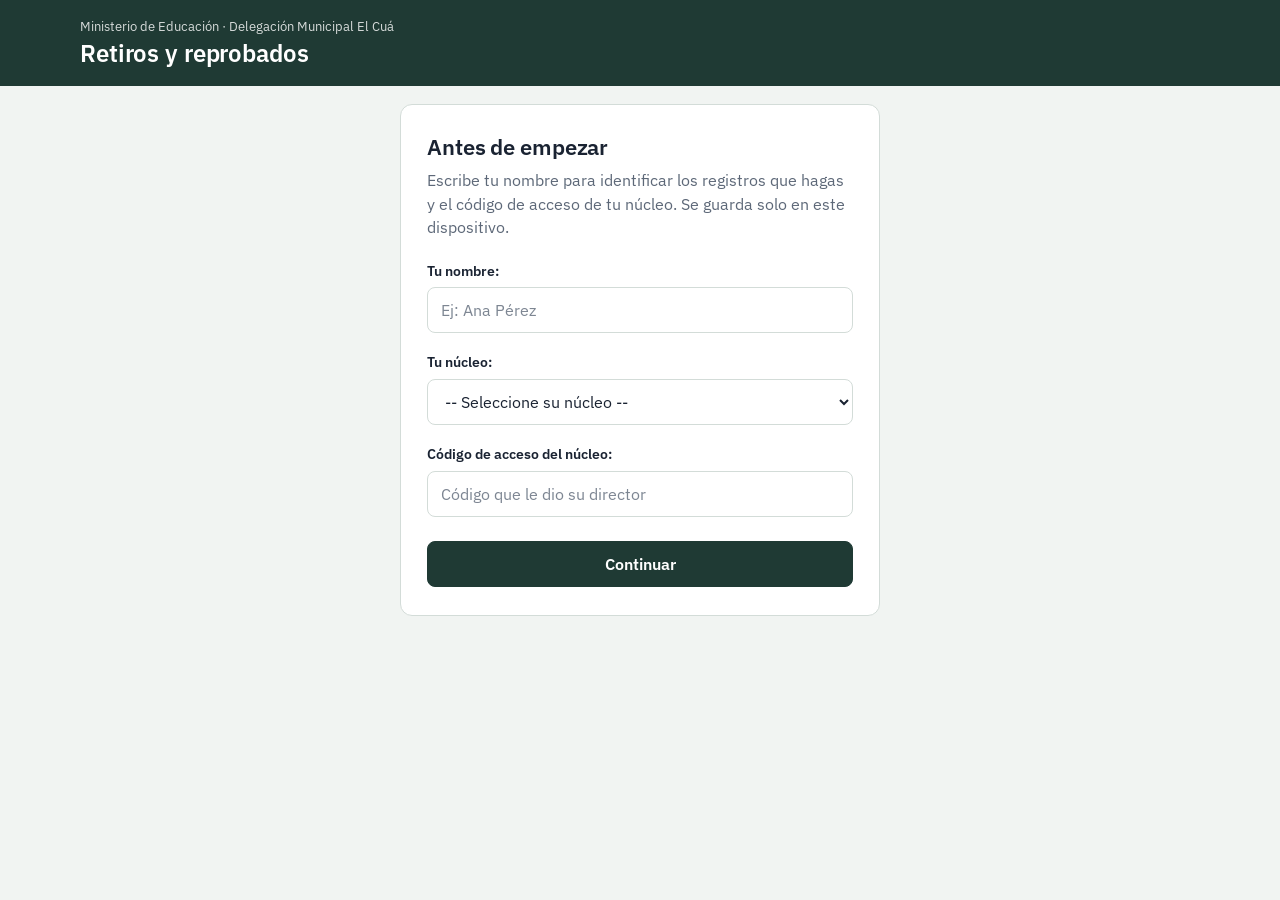
<file: RETIROS_REPROBADOS.html>
<!DOCTYPE html>
<html lang="es">
<head>
    <meta charset="UTF-8">
    <meta name="viewport" content="width=device-width, initial-scale=1.0">
    <title>Retiros y Reprobados · NER Nueva Alianza</title>
    <link rel="preconnect" href="https://fonts.googleapis.com">
    <link rel="preconnect" href="https://fonts.gstatic.com" crossorigin>
    <link href="https://fonts.googleapis.com/css2?family=IBM+Plex+Sans:wght@400;500;600;700&family=IBM+Plex+Mono:wght@500;600&display=swap" rel="stylesheet">
    <link rel="stylesheet" href="tema.css">
    <style>
/* Los colores, botones, campos y tarjetas vienen de tema.css; aquí solo lo propio de esta página */
.d-none{display:none !important;}
.text-center{text-align:center;}
body{padding-bottom:40px;}

/* Contenedores */
.container{max-width:680px; width:calc(100% - 24px); margin:18px auto; background:var(--card); border:1px solid var(--border);
    border-radius:var(--radius); padding:28px 26px;}
.container h1, .container h2{margin:0 0 8px; font-size:1.4rem; font-weight:600;}
.subtexto{color:var(--muted); font-size:.98rem; line-height:1.5; margin:0 0 20px; max-width:62ch;}
.text-center .subtexto{margin-left:auto; margin-right:auto;}
.bienvenida{max-width:480px;}
.sello-header{display:none;}

/* Barra del usuario conectado */
.barra-usuario{max-width:680px; width:calc(100% - 24px); margin:14px auto 0; display:flex; align-items:center; justify-content:space-between; gap:10px; flex-wrap:wrap;
    background:var(--card); border:1px solid var(--border); border-radius:var(--radius-sm); padding:8px 12px 8px 16px; font-size:.95rem; font-weight:600;}
.btn-cambiar-usuario{display:inline-flex; align-items:center; min-height:36px; background:none; border:1.5px solid var(--border); color:var(--text);
    padding:4px 14px; border-radius:var(--radius-sm); font:inherit; font-size:.9rem; font-weight:500; cursor:pointer; text-decoration:none; transition:all .15s ease;}
.btn-cambiar-usuario:hover{border-color:var(--primary); background:var(--head);}

/* Menú principal */
.menu-botones{display:grid; gap:12px; margin-top:22px; text-align:left;}
.btn-menu{display:flex; align-items:center; gap:16px; width:100%; padding:16px 18px; border:1.5px solid var(--border); border-left:6px solid var(--primary);
    border-radius:var(--radius); background:var(--card); color:var(--text); font:inherit; cursor:pointer; text-align:left; transition:all .15s ease;}
.btn-menu:hover{border-color:var(--primary); background:var(--head);}
.btn-menu:active{transform:translateY(1px);}
.btn-menu-icono{flex:none; width:46px; height:46px; border-radius:50%; display:grid; place-items:center; background:var(--primary-soft); color:var(--primary);}
.btn-menu-icono svg{width:24px; height:24px;}
.btn-menu-texto b{display:block; font-size:1.08rem; font-weight:600;}
.btn-menu-texto small{display:block; color:var(--muted); font-size:.92rem; margin-top:2px;}
.btn-menu-retiro{border-left-color:var(--gold);}
.btn-menu-retiro .btn-menu-icono{background:var(--warn-bg); color:var(--warn);}
.btn-menu-reprobado{border-left-color:var(--danger);}
.btn-menu-reprobado .btn-menu-icono{background:var(--danger-bg); color:var(--danger);}

/* Formularios */
.campo{margin-bottom:18px;}
input#codRetiro, input#codReprobado{font-family:var(--mono); letter-spacing:.04em;}
.campo-checkbox{display:flex; align-items:center; gap:10px; font-weight:500; font-size:.98rem; color:var(--muted); margin-bottom:16px; cursor:pointer;}
.campo-checkbox input{width:20px; height:20px; min-height:0; accent-color:var(--primary);}
.info-caja{display:none; margin-top:10px; background:var(--primary-soft); border-left:4px solid var(--primary); border-radius:var(--radius-sm); padding:12px 16px; font-size:.98rem;}
.btn-regresar{display:inline-flex; align-items:center; min-height:40px; background:none; border:none; color:var(--primary); cursor:pointer; font:inherit; font-weight:600; margin:0 0 10px -6px; padding:0 6px; font-size:.95rem;}
.btn-regresar:hover{text-decoration:underline;}

/* Asignaturas */
.grid-asignaturas{display:grid; grid-template-columns:repeat(auto-fill,minmax(150px,1fr)); gap:10px; margin-top:10px;}
.materia-chip{min-height:50px; display:grid; place-items:center; padding:8px 10px; border:1.5px solid var(--border); border-radius:var(--radius-sm); cursor:pointer;
    font-size:.95rem; font-weight:500; text-align:center; background:var(--card); color:var(--text); user-select:none; transition:all .15s ease;}
.materia-chip:hover{border-color:var(--primary);}
.materia-chip.seleccionada{background:var(--danger-bg); color:var(--danger); border-color:var(--danger); font-weight:600;}
.materia-chip.seleccionada::before{content:"✓ "; }
.aviso-limite{color:var(--danger); font-size:.9rem; margin-top:6px; font-weight:500;}

/* Reportes */
.tabla-container{margin-top:18px;}
.grupo-nucleo{margin:26px 0 10px; font-size:1.02rem; font-weight:600;}
.grupo-nucleo small{color:var(--muted); font-weight:500; margin-left:8px; font-size:.9rem;}
.tabla-reporte{width:100%; border-collapse:collapse; font-size:.92rem; margin-bottom:8px;}
.tabla-reporte th{background:var(--head); color:var(--muted); padding:11px 10px; text-align:left; font-weight:600; font-size:.85rem; border-bottom:1px solid var(--border); white-space:nowrap;}
.tabla-reporte td{padding:11px 10px; border-bottom:1px solid var(--line); vertical-align:top;}
.tabla-reporte tbody tr:hover td{background:var(--primary-soft);}
.sello-nucleo{display:inline-block; font-weight:600; padding:3px 12px; border-radius:999px; background:var(--primary-soft); color:var(--primary); font-size:.9rem;}
.detalle-retiro{color:var(--warn); font-weight:600;}
.detalle-reprobado{color:var(--danger); font-weight:600;}
.mensaje-vacio{text-align:center; color:var(--muted); font-size:.98rem; padding:28px 10px;}
@media (max-width:640px){
    .container{padding:20px 16px;}
    .tabla-reporte thead{position:absolute; left:-9999px; top:-9999px;}
    .tabla-reporte, .tabla-reporte tbody, .tabla-reporte tr, .tabla-reporte td{display:block; width:auto;}
    .tabla-reporte tr{border:1px solid var(--border); border-radius:var(--radius-sm); padding:10px 14px; margin-bottom:10px; background:var(--card);}
    .tabla-reporte td{display:flex; justify-content:space-between; gap:12px; border:none; padding:5px 0; text-align:right;}
    .tabla-reporte td::before{content:attr(data-label); font-weight:600; color:var(--muted); font-size:.85rem; text-align:left;}
}

/* Estadísticas */
.stats-totales{display:grid; grid-template-columns:1fr 1fr; gap:12px; margin-bottom:22px;}
.stat-card{background:var(--head); border:1px solid var(--border); border-left:5px solid var(--primary); border-radius:var(--radius-sm); padding:16px 18px;}
.stat-retiro{border-left-color:var(--gold);} .stat-reprobado{border-left-color:var(--danger);}
.stat-numero{font-family:var(--mono); font-size:2.1rem; font-weight:600; line-height:1.1;}
.stat-retiro .stat-numero{color:var(--warn);} .stat-reprobado .stat-numero{color:var(--danger);}
.stat-etiqueta{font-size:.95rem; font-weight:500; color:var(--muted); margin-top:2px;}
.leyenda-grafico{display:flex; gap:18px; font-size:.92rem; color:var(--muted); margin-bottom:10px;}
.leyenda-grafico span{display:flex; align-items:center; gap:6px;}
.punto{width:10px; height:10px; border-radius:50%; display:inline-block;}
.punto-retiro{background:var(--gold);} .punto-reprobado{background:var(--danger);}
.fila-nucleo{padding:12px 0; border-bottom:1px solid var(--line);}
.fila-nucleo-nombre{font-size:.95rem; font-weight:600; margin-bottom:6px;}
.fila-nucleo-barras{display:flex; flex-direction:column; gap:5px;}
.barra-track{position:relative; background:var(--line); border-radius:6px; height:22px; overflow:hidden;}
.barra-fill{height:100%; border-radius:6px; transition:width .5s ease; min-width:3px;}
.barra-retiro{background:var(--gold);} .barra-reprobado{background:var(--danger);}
.barra-valor{position:absolute; right:10px; top:50%; transform:translateY(-50%); font-family:var(--mono); font-size:.8rem; font-weight:600; color:var(--text);}

/* Aviso flotante */
.toast{position:fixed; top:16px; left:50%; transform:translateX(-50%) translateY(-20px); background:var(--primary); color:var(--on-primary);
    padding:13px 22px; border-radius:var(--radius-sm); font-size:.98rem; font-weight:500; box-shadow:0 8px 24px rgba(0,0,0,.25); opacity:0; pointer-events:none;
    transition:all .25s ease; z-index:999; max-width:92vw;}
.toast.mostrar{opacity:1; transform:translateX(-50%) translateY(0);}
.toast.error{background:var(--danger); color:#fff;}

/* Impresión: solo los reportes, una hoja por núcleo, siempre en blanco y negro */
@media print{
    :root, :root[data-theme]{--bg:#fff; --card:#fff; --text:#000; --muted:#444; --border:#bbb; --line:#ddd; --head:#eee; --primary:#000; --primary-soft:#eee; --danger:#000; --warn:#000;}
    body{background:#fff; padding:0;}
    #toast, #barraUsuario, #menuPrincipal, #pantallaBienvenida, .banda, .btn-regresar, .noprint,
    #seccionReportes .campo, #seccionReportes .campo-checkbox, #seccionReportes .btn-enviar, #seccionReportes h2{display:none !important;}
    .container{border:none; max-width:none; width:auto; padding:0; margin:0;}
    .grupo-nucleo{page-break-before:always;}
    .grupo-nucleo:first-child{page-break-before:avoid;}
    .tabla-reporte thead{position:static;}
    .tabla-reporte, .tabla-reporte tbody{display:table; width:100%;}
    .tabla-reporte tr{display:table-row; border:none; padding:0;}
    .tabla-reporte td{display:table-cell; text-align:left;}
    .tabla-reporte td::before{content:none;}
}
</style>
</head>
<body>

    <header class="banda noprint">
        <div class="wrap">
            <div>
                <small>Ministerio de Educación · Delegación Municipal El Cuá</small>
                <h1>Retiros y reprobados</h1>
            </div>
        </div>
    </header>

    <div id="toast" class="toast"></div>

    <!-- ============ PANTALLA DE BIENVENIDA (solo primera vez) ============ -->
    <div id="pantallaBienvenida" class="container bienvenida d-none">
        <div class="sello-header">EEC</div>
        <h1>Antes de empezar</h1>
        <p class="subtexto">Escribe tu nombre para identificar los registros que hagas y el código de acceso de tu núcleo. Se guarda solo en este dispositivo.</p>

        <div class="campo">
            <label>Tu nombre:</label>
            <input type="text" id="nombreUsuario" placeholder="Ej: Ana Pérez">
        </div>

        <div id="accesoNer">
            <div class="campo">
                <label>Tu núcleo:</label>
                <select id="nucleoUsuario">
                    <option value="">-- Seleccione su núcleo --</option>
                </select>
            </div>
            <div class="campo">
                <label>Código de acceso del núcleo:</label>
                <input type="password" id="codigoUsuario" placeholder="Código que le dio su director" autocomplete="off">
            </div>
        </div>

        <div id="accesoEst" class="d-none">
            <div class="campo">
                <label>Usuario:</label>
                <input type="text" id="usuarioEst" autocomplete="off">
            </div>
            <div class="campo">
                <label>Clave:</label>
                <input type="password" id="claveEst" autocomplete="off">
            </div>
        </div>

        <button class="btn-enviar" id="btnContinuar" onclick="guardarUsuario()">Continuar</button>
        
    </div>

    <!-- ============ BARRA SUPERIOR CON USUARIO ============ -->
    <div id="barraUsuario" class="barra-usuario d-none">
        <span id="nombreMostrado"></span>
        <span>
            <a class="btn-cambiar-usuario" href="index.html" style="text-decoration:none">Inicio</a>
            <button class="btn-cambiar-usuario" onclick="cambiarUsuario()">Cambiar</button>
        </span>
    </div>

    <!-- ============ MENÚ PRINCIPAL ============ -->
    <div id="menuPrincipal" class="container d-none">
        <h2>¿Qué desea hacer?</h2>
        <p class="subtexto">Registre aquí los retiros y reprobados de los núcleos que llevan el corte en físico. Los de las escuelas que digitan notas también aparecen en los reportes.</p>

        <div class="menu-botones">
            <button class="btn-menu btn-menu-retiro" onclick="mostrarSeccion('Retiros')">
                <span class="btn-menu-icono"><svg viewBox="0 0 24 24" fill="none" stroke="currentColor" stroke-width="1.8" stroke-linecap="round" stroke-linejoin="round" aria-hidden="true"><path d="M9 21H5a2 2 0 0 1-2-2V5a2 2 0 0 1 2-2h4"/><path d="M16 17l5-5-5-5"/><path d="M21 12H9"/></svg></span>
                <span class="btn-menu-texto"><b>Registrar un retiro</b><small>Un estudiante dejó de asistir a clases</small></span>
            </button>
            <button class="btn-menu btn-menu-reprobado" onclick="mostrarSeccion('Reprobados')">
                <span class="btn-menu-icono"><svg viewBox="0 0 24 24" fill="none" stroke="currentColor" stroke-width="1.8" stroke-linecap="round" stroke-linejoin="round" aria-hidden="true"><rect x="5" y="3" width="14" height="18" rx="2"/><path d="M9 9l6 6M15 9l-6 6"/></svg></span>
                <span class="btn-menu-texto"><b>Registrar un reprobado</b><small>Un estudiante reprobó una o más asignaturas</small></span>
            </button>
            <button class="btn-menu btn-menu-reportes" onclick="mostrarSeccion('Reportes')">
                <span class="btn-menu-icono"><svg viewBox="0 0 24 24" fill="none" stroke="currentColor" stroke-width="1.8" stroke-linecap="round" stroke-linejoin="round" aria-hidden="true"><path d="M8 6h13M8 12h13M8 18h13"/><path d="M3 6h.01M3 12h.01M3 18h.01"/></svg></span>
                <span class="btn-menu-texto"><b>Consultar e imprimir</b><small>Ver los registros por núcleo y corte</small></span>
            </button>
            <button class="btn-menu btn-menu-estadisticas" onclick="mostrarSeccion('Estadisticas')">
                <span class="btn-menu-icono"><svg viewBox="0 0 24 24" fill="none" stroke="currentColor" stroke-width="1.8" stroke-linecap="round" stroke-linejoin="round" aria-hidden="true"><path d="M4 20V10M10 20V4M16 20v-7M22 20H2"/></svg></span>
                <span class="btn-menu-texto"><b>Estadísticas</b><small>Cuántos retiros y reprobados hay en cada núcleo</small></span>
            </button>
        </div>
    </div>

    <!-- ============ REPORTES ============ -->
    <div id="seccionReportes" class="container d-none">
        <button class="btn-regresar" onclick="irAlMenu()">⬅ Volver al Menú</button>
        <div class="card">
            <h2>Consulta de Registros</h2>

            <div class="campo">
                <label>1. Seleccione el Núcleo:</label>
                <select id="filtroNucleo">
                    <option value="">-- Seleccione --</option>
                    <option value="NUEVA ALIANZA">NUEVA ALIANZA</option>
                </select>
            </div>

            <div class="campo">
                <label>2. Tipo de Reporte:</label>
                <select id="filtroTipo">
                    <option value="Retiros">Retiros</option>
                    <option value="Reprobados">Reprobados</option>
                </select>
            </div>

            <div class="campo">
                <label>3. Corte:</label>
                <select id="filtroCorte">
                    <option value="">Corte actual</option>
                    <option value="I">I Corte</option>
                    <option value="II">II Corte</option>
                    <option value="III">III Corte</option>
                    <option value="IV">IV Corte</option>
                </select>
            </div>

            <label class="campo-checkbox">
                <input type="checkbox" id="filtroSoloMios">
                Ver solo mis registros
            </label>

            <button class="btn-enviar" onclick="consultarDatos()">Buscar Registros</button>

            <div id="tablaResultados" class="tabla-container"></div>
            <button class="btn-enviar noprint" onclick="window.print()">🖨 Imprimir (NER Nueva Alianza)</button>
        </div>
    </div>

    <!-- ============ ESTADÍSTICAS ============ -->
    <div id="seccionEstadisticas" class="container d-none">
        <button class="btn-regresar" onclick="irAlMenu()">⬅ Volver al Menú</button>
        <div class="card">
            <h2>Estadísticas por Núcleo</h2>
            <p class="subtexto">Se actualiza automáticamente cada 15 segundos.</p>

            <div class="stats-totales">
                <div class="stat-card stat-retiro">
                    <div class="stat-numero" id="totalRetiros">0</div>
                    <div class="stat-etiqueta">Retiros</div>
                </div>
                <div class="stat-card stat-reprobado">
                    <div class="stat-numero" id="totalReprobados">0</div>
                    <div class="stat-etiqueta">Reprobados</div>
                </div>
            </div>

            <div class="leyenda-grafico">
                <span><i class="punto punto-retiro"></i> Retiros</span>
                <span><i class="punto punto-reprobado"></i> Reprobados</span>
            </div>

            <div id="graficoNucleos" class="grafico-nucleos"></div>
        </div>
    </div>

    <!-- ============ RETIROS ============ -->
    <div id="seccionRetiros" class="container d-none">
        <button class="btn-regresar" onclick="irAlMenu()">⬅ Volver al Menú</button>
        <h2>Formulario de Retiros</h2>

        <div class="campo">
            <label>Código Único de Persona:</label>
            <input type="text" id="codRetiro" placeholder="Ingrese código..." oninput="validar('Retiro')">
            <div id="infoRetiro" class="info-caja"></div>
        </div>

        <div class="campo">
            <label>Causa del Retiro:</label>
            <select id="causaRetiro" onchange="validar('Retiro')">
                <option value="">-- Seleccione causa --</option>
                <option value="NUNCA ASISTIO A CLASES">NUNCA ASISTIO A CLASES</option>
                <option value="FALTA DE APOYO DE LOS PADRES">FALTA DE APOYO DE LOS PADRES</option>
                <option value="RELACION SENTIMENTAL">RELACION SENTIMENTAL</option>
                <option value="EMBARAZO">EMBARAZO</option>
                <option value="DISPERSION GEOGRAFICA">DISPERSION GEOGRAFICA</option>
                <option value="FALLECIDO">FALLECIDO</option>
                <option value="TRABAJO">TRABAJO</option>
                <option value="DIFICULTADES ECONOMICAS">DIFICULTADES ECONOMICAS</option>
                <option value="CAMBIO DE DOMICILIO">CAMBIO DE DOMICILIO</option>
                <option value="MIGRACION A OTRO PAIS">MIGRACION A OTRO PAIS</option>
                <option value="ACCIDENTE">ACCIDENTE</option>
                <option value="BULYNG">BULYNG</option>
                <option value="QUEHACERES DEL HOGAR">QUEHACERES DEL HOGAR</option>
                <option value="MALA CONDUCTA">MALA CONDUCTA</option>
                <option value="BAJO RENDIMIENTO ESCOLAR">BAJO RENDIMIENTO ESCOLAR</option>
                <option value="LIMITACIONES FISICAS O INTELECTUALES">LIMITACIONES FISICAS O INTELECTUALES</option>
                <option value="MAL DESEMPEÑO DEL DOCENTE">MAL DESEMPEÑO DEL DOCENTE</option>
                <option value="PROBLEMAS DE SALUD">PROBLEMAS DE SALUD</option>
                <option value="POBRES CONDICIONES DE LA ESCUELA">POBRES CONDICIONES DE LA ESCUELA</option>
                <option value="RIESGO ASOCIADOS A VIOLENCIA EN EL SECTOR">RIESGO ASOCIADOS A VIOLENCIA EN EL SECTOR</option>
                <option value="REPROBÓ">REPROBÓ</option>
                <option value="FINALIZÓ">FINALIZÓ</option>
            </select>
        </div>

        <div class="campo">
            <label>Fecha de Retiro:</label>
            <input type="date" id="fechaRetiro" min="2026-01-01" max="2026-12-31" onchange="validar('Retiro')">
        </div>

        <button id="btnRetiro" class="btn-enviar" disabled onclick="enviar('Retiro')">Guardar Retiro</button>
    </div>

    <!-- ============ REPROBADOS ============ -->
    <div id="seccionReprobados" class="container d-none">
        <button class="btn-regresar" onclick="irAlMenu()">⬅ Volver al Menú</button>
        <h2>Formulario de Reprobados</h2>

        <div class="campo">
            <label>Código Único de Persona:</label>
            <input type="text" id="codReprobado" placeholder="Ingrese código..." oninput="validar('Reprobado')">
            <div id="infoReprobado" class="info-caja"></div>
        </div>

        <div class="campo">
            <label>¿Cuántas asignaturas reprobó?</label>
            <select id="cantReprobado" onchange="gestionarAsignaturas()">
                <option value="">-- Seleccione cantidad --</option>
                <option value="1">1 asignatura</option>
                <option value="2">2 asignaturas</option>
                <option value="3 o más">3 o más asignaturas</option>
            </select>
        </div>

        <div class="campo">
            <label>Seleccione las asignaturas:</label>
            <div id="contenedorAsignaturas" class="grid-asignaturas"></div>
            <input type="hidden" id="materiaReprobado">
            <div id="avisoLimite" class="aviso-limite"></div>
        </div>

        <button id="btnReprobado" class="btn-enviar" disabled onclick="enviar('Reprobado')">Guardar Reprobado</button>
    </div>

    <script>
const API_URL = 'https://yujtvrmgppjbzafckqml.supabase.co/functions/v1/api';
const $ = id => document.getElementById(id);
const esc = s => String(s == null ? '' : s).replace(/[&<>"']/g, c => ({'&':'&amp;','<':'&lt;','>':'&gt;','"':'&quot;',"'":'&#39;'}[c]));

async function api(action, payload) {
    let res;
    try {
        res = await fetch(API_URL, { method: 'POST', headers: { 'Content-Type': 'text/plain;charset=utf-8' },
            body: JSON.stringify(Object.assign({ action }, payload || {})) });
    } catch (e) {
        throw new Error('Sin conexión a internet o el servidor no responde.');
    }
    const data = await res.json();
    if (data && data.error) throw new Error(data.error);
    return data;
}

/* ============================================================
   0. ACCESO: nombre + código del núcleo (docente / director de NER)
      o usuario y clave (Estadística municipal). Se guarda en este dispositivo.
   ============================================================ */
const LS = {
    get(k) { try { return localStorage.getItem(k) || ''; } catch (e) { return ''; } },
    set(k, v) { try { localStorage.setItem(k, v); } catch (e) {} },
    del(k) { try { localStorage.removeItem(k); } catch (e) {} }
};
const obtenerUsuario = () => LS.get('eec_usuarioNombre');
const esEstadistica = () => LS.get('eec_modo') === 'est';

// Credenciales que se envían en cada consulta
function cred() {
    return esEstadistica()
        ? { usuario: LS.get('eec_usuario'), clave: LS.get('eec_clave'), docente: obtenerUsuario() }
        : { nucleo: LS.get('eec_usuarioNucleo'), codigo: LS.get('eec_usuarioCodigo'), docente: obtenerUsuario() };
}
const haySesion = () => obtenerUsuario() && (esEstadistica() ? LS.get('eec_usuario') && LS.get('eec_clave')
                                                             : LS.get('eec_usuarioNucleo') && LS.get('eec_usuarioCodigo'));

function iniciarFlujoUsuario() {
    // Los núcleos del filtro de reportes se copian al selector de bienvenida
    Array.from($('filtroNucleo').options).slice(1).forEach(opt => $('nucleoUsuario').appendChild(opt.cloneNode(true)));
    $('nombreUsuario').value = obtenerUsuario();
    if (haySesion()) entrar();
    else $('pantallaBienvenida').classList.remove('d-none');
}

function entrar() {
    $('barraUsuario').classList.remove('d-none');
    $('nombreMostrado').innerText = obtenerUsuario() + (esEstadistica() ? ' · Estadística' : ' · ' + LS.get('eec_usuarioNucleo'));
    $('menuPrincipal').classList.remove('d-none');
    // Un NER solo consulta su propio núcleo
    if (!esEstadistica()) { $('filtroNucleo').value = LS.get('eec_usuarioNucleo'); $('filtroNucleo').disabled = true; }
}

function alternarModo() {
    const est = $('accesoEst').classList.toggle('d-none') === false;
    $('accesoNer').classList.toggle('d-none', est);
    $('btnModo').innerText = est ? 'Soy docente o director de un NER' : 'Soy de Estadística municipal';
}

async function guardarUsuario() {
    const nombre = $('nombreUsuario').value.trim();
    const est = !$('accesoEst').classList.contains('d-none');
    const btn = $('btnContinuar');
    try {
        if (est) {
            const usuario = $('usuarioEst').value.trim(), clave = $('claveEst').value.trim();
            if (!usuario || !clave) throw new Error('Escriba su usuario y su clave');
            btn.disabled = true; btn.innerText = 'Verificando…';
            const r = await api('login', { usuario, clave });
            if (!r.ok) throw new Error('Usuario o clave incorrectos');
            LS.set('eec_modo', 'est'); LS.set('eec_usuario', usuario); LS.set('eec_clave', clave);
            LS.set('eec_usuarioNombre', nombre || r.nombre || usuario);
        } else {
            const nucleo = $('nucleoUsuario').value, codigo = $('codigoUsuario').value.trim();
            if (!nombre) throw new Error('Por favor escribe tu nombre');
            if (!nucleo || !codigo) throw new Error('Seleccione su núcleo y escriba el código de acceso');
            btn.disabled = true; btn.innerText = 'Verificando…';
            const r = await api('acceso', { nucleo, codigo });
            if (!r.ok) throw new Error('Código de acceso incorrecto');
            LS.set('eec_modo', 'ner'); LS.set('eec_usuarioNombre', nombre);
            LS.set('eec_usuarioNucleo', nucleo); LS.set('eec_usuarioCodigo', codigo);
        }
        $('pantallaBienvenida').classList.add('d-none');
        entrar();
    } catch (e) {
        mostrarToast(e.message, true);
    } finally {
        btn.disabled = false; btn.innerText = 'Continuar';
    }
}

function cambiarUsuario() {
    ['eec_usuarioNombre', 'eec_usuarioNucleo', 'eec_usuarioCodigo', 'eec_modo', 'eec_usuario', 'eec_clave'].forEach(k => LS.del(k));
    location.reload();
}

/* ============================================================
   1. TOASTS (reemplazan los alert())
   ============================================================ */
let toastTimeout;
function mostrarToast(mensaje, esError) {
    const toast = $('toast');
    toast.innerText = mensaje;
    toast.classList.toggle('error', !!esError);
    toast.classList.add('mostrar');
    clearTimeout(toastTimeout);
    toastTimeout = setTimeout(() => toast.classList.remove('mostrar'), 3200);
}

/* ============================================================
   2. NAVEGACIÓN
   ============================================================ */
const SECCIONES = ['Retiros', 'Reprobados', 'Reportes', 'Estadisticas'];

function mostrarSeccion(tipo) {
    $('menuPrincipal').classList.add('d-none');
    SECCIONES.forEach(s => $('seccion' + s).classList.add('d-none'));
    $('seccion' + tipo).classList.remove('d-none');
    if (tipo === 'Estadisticas') iniciarActualizacionEstadisticas();
    else detenerActualizacionEstadisticas();
}

function irAlMenu() {
    SECCIONES.forEach(s => $('seccion' + s).classList.add('d-none'));
    $('menuPrincipal').classList.remove('d-none');
    detenerActualizacionEstadisticas();
}

/* ============================================================
   3. VALIDACIÓN: el servidor busca el código en el padrón del corte actual
      (ya no hace falta estudiantes.csv) y avisa si ya tiene registro.
   ============================================================ */
const encontrado = { Retiro: null, Reprobado: null };   // resultado de la última búsqueda
const ultimoCodigo = { Retiro: '', Reprobado: '' };

let debounceValidar;
function validar(tipo) {
    clearTimeout(debounceValidar);
    debounceValidar = setTimeout(() => _validarAhora(tipo), 350);
}

async function _validarAhora(tipo) {
    const cod = $('cod' + tipo).value.trim().toUpperCase();
    const info = $('info' + tipo), btn = $('btn' + tipo);

    if (cod !== ultimoCodigo[tipo]) {                    // código nuevo: se consulta al servidor
        ultimoCodigo[tipo] = cod;
        encontrado[tipo] = null;
        btn.disabled = true;
        if (cod.length < 4) { info.style.display = 'none'; return; }
        info.style.display = 'block'; info.style.color = 'var(--muted)'; info.innerHTML = 'Buscando…';
        try {
            const r = await api('fBuscar', Object.assign({ cp: cod }, cred()));
            if (ultimoCodigo[tipo] !== cod) return;     // el usuario siguió escribiendo
            encontrado[tipo] = r.encontrado ? r : { noExiste: true };
        } catch (e) {
            if (ultimoCodigo[tipo] !== cod) return;
            encontrado[tipo] = { error: e.message };
        }
    }

    const r = encontrado[tipo];
    if (!r) return;
    info.style.display = 'block';
    btn.disabled = true;
    if (r.error)    { info.style.color = 'var(--danger)'; info.innerHTML = '⚠️ ' + esc(r.error); return; }
    if (r.noExiste) { info.style.color = 'var(--danger)'; info.innerHTML = '❌ Código no encontrado en el padrón del corte actual'; return; }

    info.style.color = 'var(--text)';
    info.innerHTML = `<strong>Estudiante:</strong> ${esc(r.nombre)}<br><small>${esc(r.escuela)} · ${esc(r.grupo)}</small>`;

    const yaTiene = tipo === 'Retiro' ? r.yaRetiro : r.yaReprobado;
    if (yaTiene) {   // mismo código, misma categoría: no se repite
        info.style.color = 'var(--danger)';
        info.innerHTML += `<br>⚠️ Este código ya tiene un registro de ${tipo === 'Retiro' ? 'Retiro' : 'Reprobado'}. No se puede repetir.`;
        return;
    }

    if (tipo === 'Retiro') {
        const fVal = $('fechaRetiro').value;
        let fechaValida = false;
        if (fVal) {
            if (new Date(fVal + 'T00:00:00').getFullYear() === 2026) fechaValida = true;
            else info.innerHTML += "<br><span style='color:var(--danger)'>⚠️ El retiro debe ser del año 2026</span>";
        }
        btn.disabled = !($('causaRetiro').value && fechaValida);
    } else {
        btn.disabled = !($('cantReprobado').value && $('materiaReprobado').value.trim());
    }
}

/* ============================================================
   4. ENVÍO
   ============================================================ */
async function enviar(tipo) {
    const btn = $('btn' + tipo);
    const cod = $('cod' + tipo).value.trim().toUpperCase();
    const textoOriginal = btn.innerText;
    btn.disabled = true;
    btn.innerText = 'Guardando...';

    const payload = Object.assign({ tipo, cp: cod }, cred());
    if (tipo === 'Retiro') {
        payload.fecha = $('fechaRetiro').value;
        payload.causa = $('causaRetiro').value;
    } else {
        payload.cant = $('cantReprobado').value;
        payload.materias = $('materiaReprobado').value;
    }

    try {
        await api('fRegistrar', payload);
        mostrarToast('✅ Registro guardado correctamente');
        setTimeout(() => location.reload(), 1000);
    } catch (e) {
        mostrarToast('❌ ' + e.message, true);
        btn.disabled = false;
        btn.innerText = textoOriginal;
    }
}

/* ============================================================
   5. GESTIÓN DE MATERIAS (Reprobados)
   ============================================================ */
const listaMaterias = ["Lengua y Literatura", "Matemática", "Inglés", "Ciencias Naturales", "Ciencias Sociales", "Química", "Física", "Biología", "Geografía", "Economía", "Filosofía", "Vocación Productiva"];
let seleccionadas = [];

function gestionarAsignaturas() {
    const cant = $('cantReprobado').value;
    const contenedor = $('contenedorAsignaturas');
    contenedor.innerHTML = "";
    seleccionadas = [];
    $('materiaReprobado').value = "";

    if (!cant) return;

    listaMaterias.forEach(materia => {
        const div = document.createElement('div');
        div.className = "materia-chip";
        div.innerText = materia;
        div.onclick = () => toggleMateria(div, materia, cant);
        contenedor.appendChild(div);
    });
    validar('Reprobado');
}

function toggleMateria(elemento, materia, limite) {
    const max = limite === "3 o más" ? 12 : parseInt(limite);
    if (seleccionadas.includes(materia)) {
        seleccionadas = seleccionadas.filter(m => m !== materia);
        elemento.classList.remove('seleccionada');
    } else {
        if (seleccionadas.length < max) {
            seleccionadas.push(materia);
            elemento.classList.add('seleccionada');
        } else {
            mostrarToast(`⚠️ Solo puedes seleccionar ${max} asignatura(s)`, true);
        }
    }
    $('materiaReprobado').value = seleccionadas.join(", ");
    validar('Reprobado');
}

/* ============================================================
   6. CONSULTA DE REPORTES: retiros y reprobados juntos (digitales + registrados aquí), agrupados por núcleo
   ============================================================ */
async function consultarDatos() {
    const tipo = $('filtroTipo').value, corte = $('filtroCorte').value;
    const contenedor = $('tablaResultados');
    contenedor.innerHTML = "<p class='mensaje-vacio'>Buscando registros…</p>";

    const payload = Object.assign(cred(), { tipo, soloMios: $('filtroSoloMios').checked });
    if (corte) payload.corte = corte;
    if (esEstadistica()) payload.nucleo = $('filtroNucleo').value;   // un NER ya va limitado a su núcleo por su código

    try {
        const r = await api('fReporte', payload);
        if (!r.lista.length) { contenedor.innerHTML = "<p class='mensaje-vacio'>No se encontraron registros.</p>"; return; }

        const esRetiros = tipo === 'Retiros';
        const porNucleo = new Map();
        r.lista.forEach(x => { const k = x.nucleo || 'S/N'; if (!porNucleo.has(k)) porNucleo.set(k, []); porNucleo.get(k).push(x); });

        contenedor.innerHTML = Array.from(porNucleo, ([nucleo, filas]) => `
            <h3 class="grupo-nucleo"><span class="sello-nucleo">${esc(nucleo)}</span>
                <small>${esc(tipo)} · ${esc(r.corte)} corte · ${filas.length} registro${filas.length === 1 ? '' : 's'}</small></h3>
            <table class="tabla-reporte">
                <thead><tr>
                    <th>Centro Educativo</th><th>Cód. Persona</th><th>Nombre</th>
                    ${esRetiros ? '<th>Fecha</th>' : '<th>Cant.</th>'}
                    <th>${esRetiros ? 'Causa del Retiro' : 'Materias Reprobadas'}</th><th>Registrado por</th><th>Origen</th>
                </tr></thead>
                <tbody>` + filas.map(x => `
                    <tr>
                        <td data-label="Centro">${esc(x.escuela)}</td><td data-label="Código">${esc(x.cp)}</td><td data-label="Nombre">${esc(x.nombre)}</td>
                        <td data-label="${esRetiros ? 'Fecha' : 'Cantidad'}">${esc(esRetiros ? x.fecha : x.cant)}</td>
                        <td data-label="${esRetiros ? 'Causa' : 'Materias'}" class="${esRetiros ? 'detalle-retiro' : 'detalle-reprobado'}">${esc(x.detalle || '-')}</td>
                        <td data-label="Registrado por">${esc(x.registradoPor || '-')}</td>
                        <td data-label="Origen">${x.origen === 'FISICO' ? 'Físico' : 'Digital'}</td>
                    </tr>`).join('') + `</tbody></table>`).join('');
    } catch (e) {
        contenedor.innerHTML = `<p class='mensaje-vacio'>⚠️ ${esc(e.message)}</p>`;
    }
}

/* ============================================================
   7. ESTADÍSTICAS POR NÚCLEO (gráfico de barras, se auto-actualiza)
   ============================================================ */
let intervaloEstadisticas = null;

function iniciarActualizacionEstadisticas() {
    cargarEstadisticas();
    intervaloEstadisticas = setInterval(cargarEstadisticas, 15000);
}

function detenerActualizacionEstadisticas() {
    if (intervaloEstadisticas) {
        clearInterval(intervaloEstadisticas);
        intervaloEstadisticas = null;
    }
}

function cargarEstadisticas() {
    api('fEstadisticas', cred())
        .then(datos => _renderEstadisticas(datos))
        .catch(e => {
            $('graficoNucleos').innerHTML = `<p class='mensaje-vacio'>❌ ${esc(e.message)}</p>`;
        });
}

function _renderEstadisticas(datos) {
    const retirosTodos = (datos && datos.retiros) || {};
    const reprobadosTodos = (datos && datos.reprobados) || {};
    const retiros = { 'NUEVA ALIANZA': retirosTodos['NUEVA ALIANZA'] || 0 };
    const reprobados = { 'NUEVA ALIANZA': reprobadosTodos['NUEVA ALIANZA'] || 0 };

    $('totalRetiros').innerText = Object.values(retiros).reduce((a, b) => a + b, 0);
    $('totalReprobados').innerText = Object.values(reprobados).reduce((a, b) => a + b, 0);

    const nucleos = Array.from(new Set([...Object.keys(retiros), ...Object.keys(reprobados)]));
    nucleos.sort((a, b) => ((reprobados[b] || 0) + (retiros[b] || 0)) - ((reprobados[a] || 0) + (retiros[a] || 0)));

    const contenedor = $('graficoNucleos');
    if (nucleos.length === 0) {
        contenedor.innerHTML = "<p class='mensaje-vacio'>Aún no hay registros.</p>";
        return;
    }

    const max = Math.max(1, ...nucleos.map(n => Math.max(retiros[n] || 0, reprobados[n] || 0)));

    contenedor.innerHTML = nucleos.map(n => {
        const r = retiros[n] || 0;
        const p = reprobados[n] || 0;
        return `
            <div class="fila-nucleo">
                <div class="fila-nucleo-nombre">${esc(n)}</div>
                <div class="fila-nucleo-barras">
                    <div class="barra-track">
                        <div class="barra-fill barra-retiro" style="width:${(r / max * 100).toFixed(1)}%"></div>
                        <span class="barra-valor">${r}</span>
                    </div>
                    <div class="barra-track">
                        <div class="barra-fill barra-reprobado" style="width:${(p / max * 100).toFixed(1)}%"></div>
                        <span class="barra-valor">${p}</span>
                    </div>
                </div>
            </div>`;
    }).join('');
}

iniciarFlujoUsuario();
    </script>
</body>
</html>
</file>
<file: tema.css>
/* Tema compartido: Registro de Notas, Retiros y Reprobados, y la página de entrada.
   Los colores viven aquí; si se cambia una variable, cambian las tres páginas.
   Modo oscuro: automático según el celular o la computadora. */
:root{
  --bg:#f1f4f2; --card:#ffffff; --border:#d3dcd8; --line:#e5ebe8; --text:#1a2332; --muted:#5d6878;
  --primary:#1f3a34; --primary-dark:#142b26; --on-primary:#ffffff; --primary-soft:#e2eee9;
  --head:#f4f7f5; --zebra:#fafcfb;
  --ok:#1d6a43; --ok-bg:#e3f1e9; --danger:#a93a25; --danger-bg:#fbebe7; --warn:#835400; --warn-bg:#fbf1d5; --gold:#b98a2e;
  --banda:#1f3a34; --radius:12px; --radius-sm:8px; --toque:46px;
  --fuente:"IBM Plex Sans","Segoe UI",Roboto,"Helvetica Neue",Arial,sans-serif;
  --mono:"IBM Plex Mono",ui-monospace,Consolas,monospace;
}
@media (prefers-color-scheme: dark){
  :root:not([data-theme="light"]){
    --bg:#0f1613; --card:#17211d; --border:#2b3a34; --line:#222e29; --text:#e7eeea; --muted:#9aa9a2;
    --primary:#86c9ae; --primary-dark:#a6dac6; --on-primary:#0f1613; --primary-soft:#1b2e27; --head:#1a2722; --zebra:#151f1b;
    --ok:#6fcf9b; --ok-bg:#15281e; --danger:#f08a78; --danger-bg:#3a201b; --warn:#e8c068; --warn-bg:#342a17; --gold:#d9a93f;
    --banda:#14241f;
  }
}
:root[data-theme="dark"]{
  --bg:#0f1613; --card:#17211d; --border:#2b3a34; --line:#222e29; --text:#e7eeea; --muted:#9aa9a2;
  --primary:#86c9ae; --primary-dark:#a6dac6; --on-primary:#0f1613; --primary-soft:#1b2e27; --head:#1a2722; --zebra:#151f1b;
  --ok:#6fcf9b; --ok-bg:#15281e; --danger:#f08a78; --danger-bg:#3a201b; --warn:#e8c068; --warn-bg:#342a17; --gold:#d9a93f;
  --banda:#14241f;
}

:root{color-scheme:light dark;}
:root[data-theme="light"]{color-scheme:light;}
:root[data-theme="dark"]{color-scheme:dark;}
*{box-sizing:border-box;}
html{-webkit-text-size-adjust:100%;}
body{margin:0; font-family:var(--fuente); font-size:16px; line-height:1.5; background:var(--bg); color:var(--text); -webkit-font-smoothing:antialiased;}
h1,h2,h3{line-height:1.25; letter-spacing:-.005em;}
a{color:var(--primary);}
[hidden]{display:none !important;}
:focus-visible{outline:3px solid var(--primary); outline-offset:2px;}
.wrap{max-width:1120px; margin:0 auto;}

/* Encabezado */
.banda{background:var(--banda); color:#fff; padding:calc(16px + env(safe-area-inset-top,0px)) 16px 18px;}
.banda a{color:inherit;}
.banda .wrap{display:flex; justify-content:space-between; align-items:center; gap:12px; flex-wrap:wrap;}
.banda small{display:block; font-size:.84rem; opacity:.82; margin-bottom:2px;}
.banda h1{margin:0; font-size:1.5rem; font-weight:600;}
.corte{display:inline-flex; align-items:center; gap:8px; border-radius:999px; background:rgba(255,255,255,.14); padding:7px 16px 7px 13px; font-size:.92rem; font-weight:600;}
.corte::before{content:""; width:9px; height:9px; border-radius:50%; background:var(--gold);}

/* Campos */
label{display:block; font-size:.9rem; font-weight:600; margin-bottom:6px; color:var(--text);}
input[type=text], input[type=password], input[type=date], select{
  width:100%; min-height:var(--toque); padding:10px 13px; border-radius:var(--radius-sm); border:1.5px solid var(--border);
  background:var(--card); color:var(--text); font:inherit; font-size:1rem; transition:border-color .15s ease, background .15s ease;}
input:hover:not(:disabled), select:hover:not(:disabled){border-color:var(--primary);}
input:focus, select:focus{outline:3px solid var(--primary-soft); outline-offset:0; border-color:var(--primary);}
select:disabled, input:disabled{background:var(--head); opacity:.65; cursor:not-allowed;}
::placeholder{color:var(--muted); opacity:.8;}

/* Botones */
.btn, .btn-enviar{display:inline-flex; align-items:center; justify-content:center; gap:8px; min-height:var(--toque); padding:10px 22px;
  border-radius:var(--radius-sm); border:1.5px solid var(--primary); background:var(--primary); color:var(--on-primary);
  font:inherit; font-size:1rem; font-weight:600; cursor:pointer; transition:all .15s ease;}
.btn:hover:not(:disabled), .btn-enviar:hover:not(:disabled){background:var(--primary-dark); border-color:var(--primary-dark);}
.btn:active:not(:disabled), .btn-enviar:active:not(:disabled){transform:translateY(1px);}
.btn:disabled, .btn-enviar:disabled{opacity:.45; cursor:not-allowed;}
.btn.sec{background:var(--card); color:var(--text); border-color:var(--border); font-weight:500;}
.btn.sec:hover:not(:disabled){background:var(--head); border-color:var(--primary);}
.btn.sm{min-height:38px; padding:6px 14px; font-size:.9rem;}
.btn-enviar{width:100%; margin-top:6px;}

/* Tarjetas y mensajes */
.card{background:var(--card); border:1px solid var(--border); border-radius:var(--radius); padding:24px; margin-bottom:18px;}
.msg{padding:12px 16px; border-radius:var(--radius-sm); margin-top:12px; font-size:.95rem; border-left:4px solid;}
.msg.ok{background:var(--ok-bg); color:var(--ok);}
.msg.err{background:var(--danger-bg); color:var(--danger);}
.msg.warn{background:var(--warn-bg); color:var(--warn);}
.muted{color:var(--muted); font-size:.9rem;}

@media (prefers-reduced-motion: reduce){ *{transition:none !important; animation:none !important;} }
@media (max-width:640px){ .card{padding:16px;} .banda h1{font-size:1.3rem;} }
</file>
